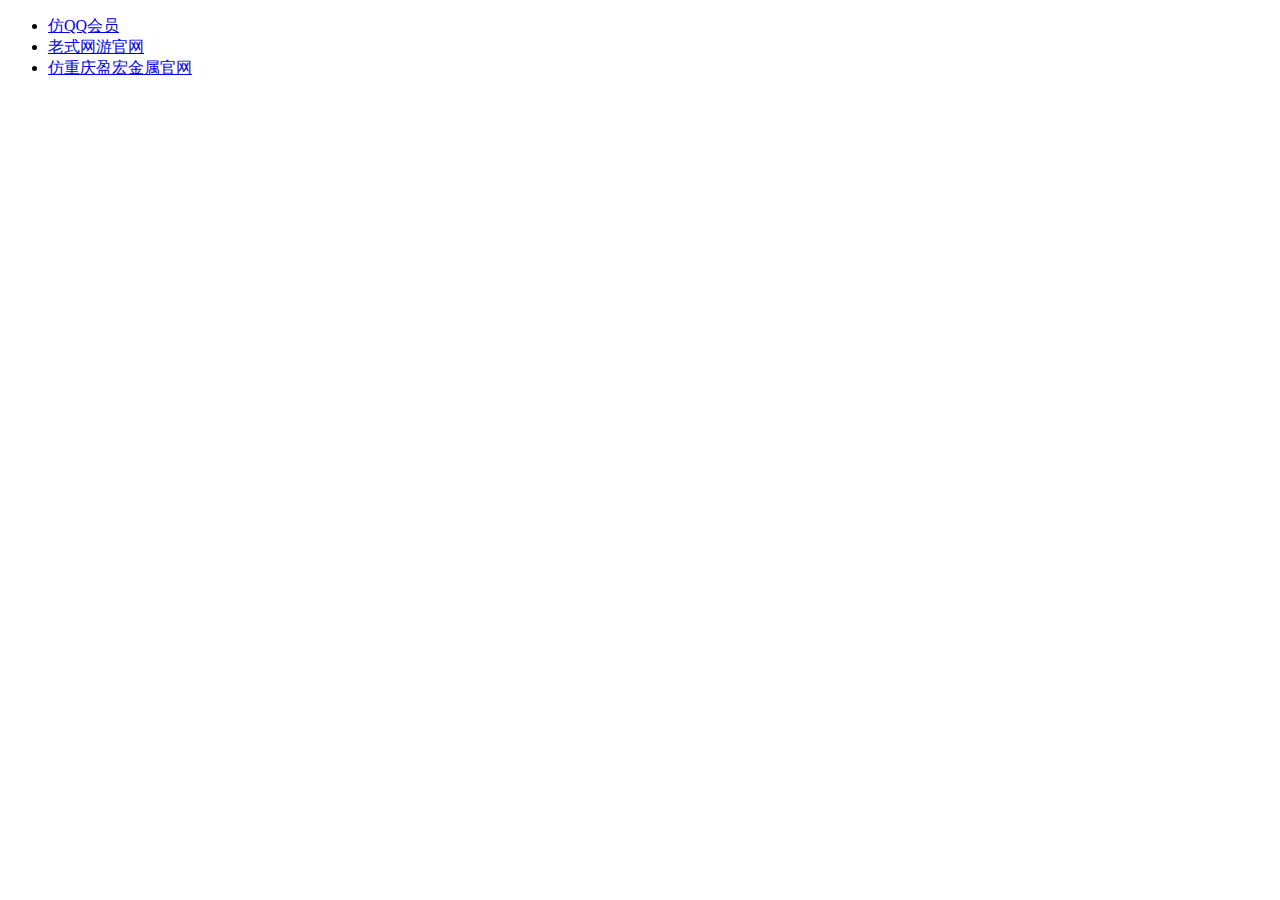
<file: index.html>
<!DOCTYPE html>
<html lang="en">
  <head>
    <meta charset="UTF-8" />
    <meta name="viewport" content="width=device-width, initial-scale=1.0" />
    <title>Document</title>
  </head>
  <body>
    <ul>
      <li><a href="/another/qq vip//home-index.html">仿QQ会员</a></li>
      <li><a href="/another/game/index.html">老式网游官网</a></li>
      <li><a href="/another/metal/index.html">仿重庆盈宏金属官网</a></li>
    </ul>
  </body>
</html>
</file>
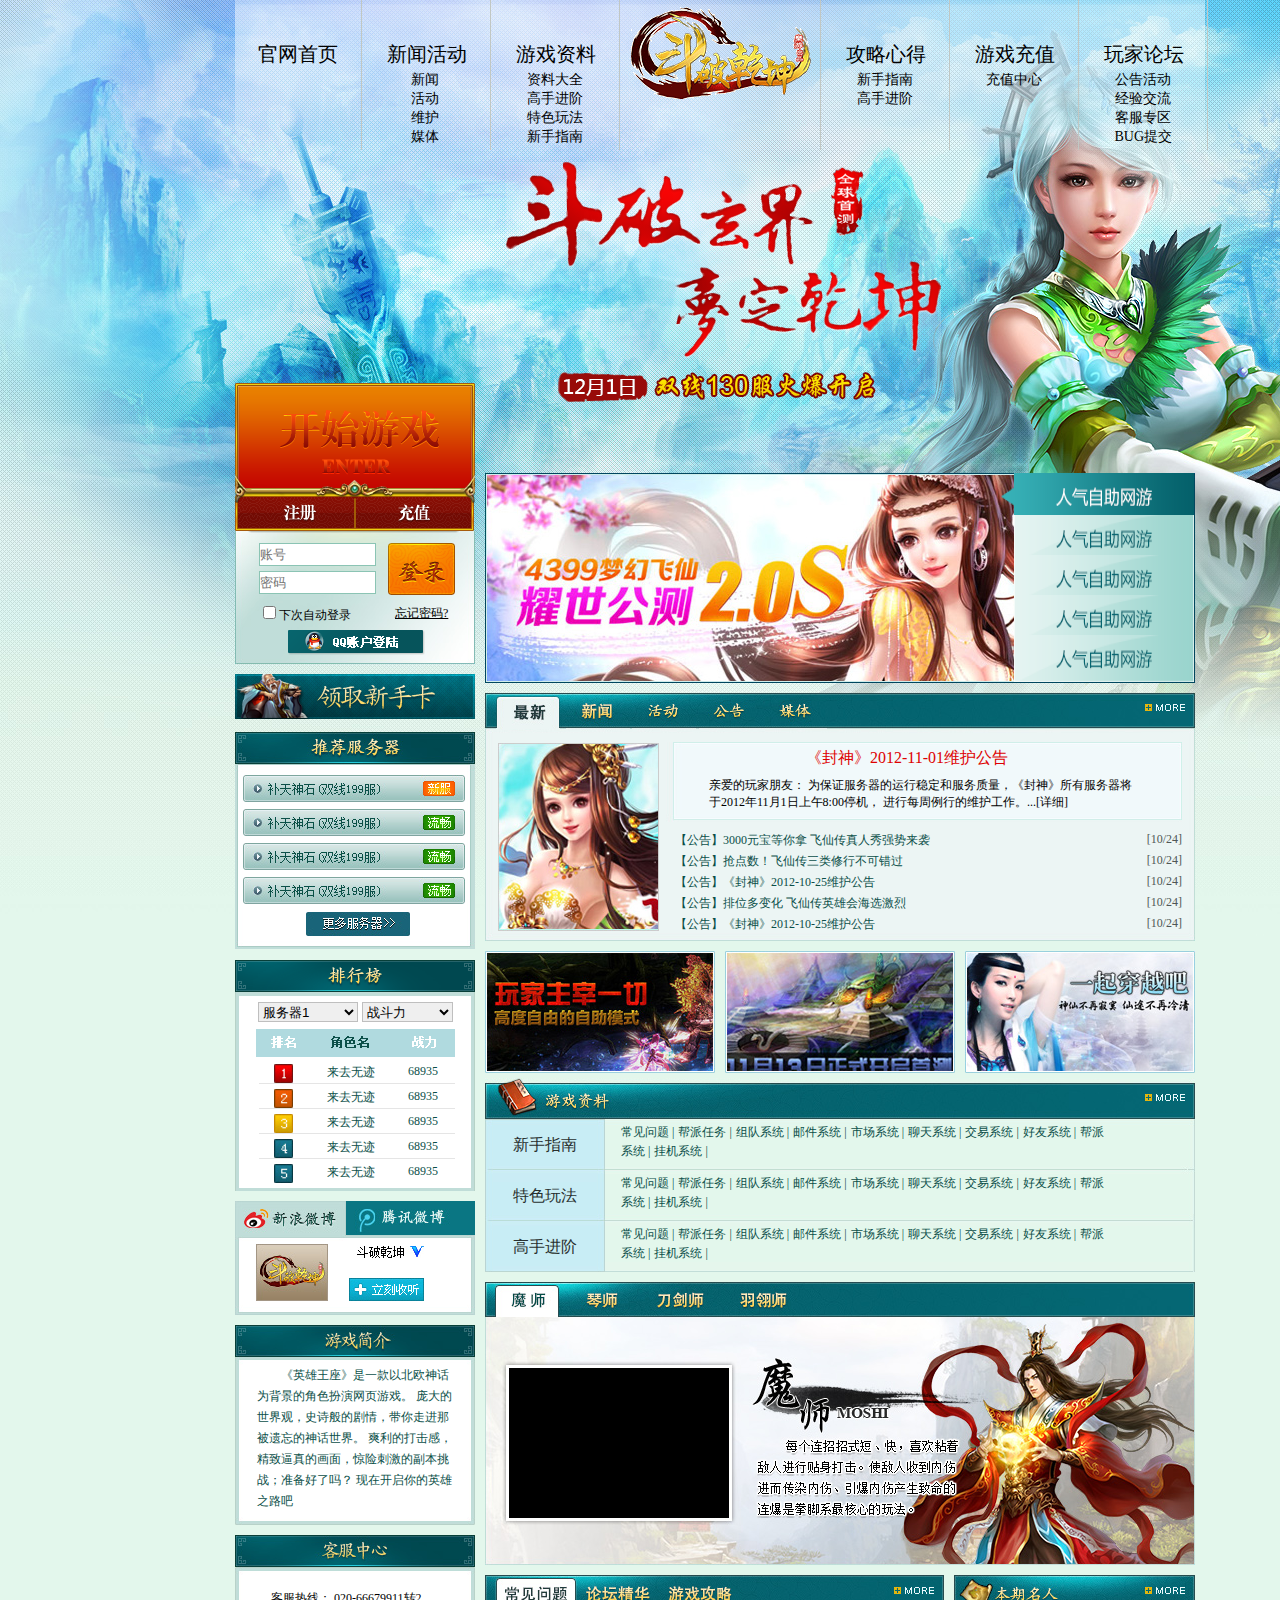
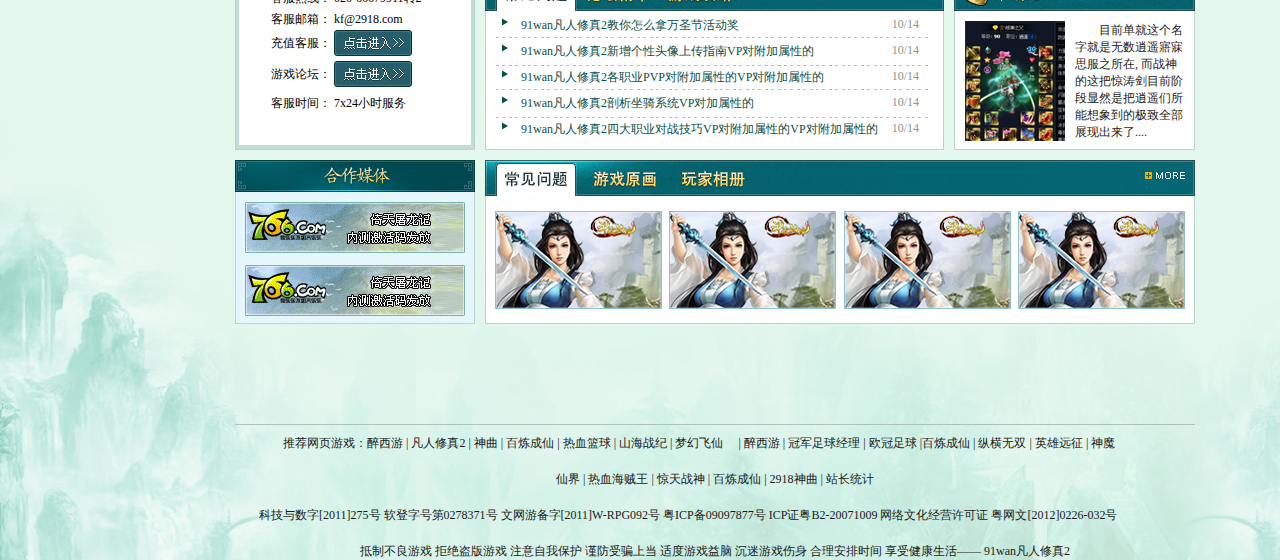
<file: game/index.html>
<!DOCTYPE html>
<html lang="zh">
<head>
    <meta charset="UTF-8">
    <meta name="viewport" content="width=device-width, initial-scale=1.0">
    <title>Document</title>
    <link rel="stylesheet" href="css/public.css">
    <link rel="stylesheet" href="css/style.css">
</head>
<body>
    <div class="all-background">
        <!-- 导航 -->
            <div class="nav-box">
                <div class="nav-box-words-box">
                    <span class="words-1">官网首页</span>
                </div>
                <div class="nav-box-words-box">
                    <span class="words-1">新闻活动</span>
                    <div class="nav-box-words-box-a-box-1">
                        <a href="#" class="nav-a">新闻</a>
                        <a href="#" class="nav-a">活动</a>
                        <a href="#" class="nav-a">维护</a>
                        <a href="#" class="nav-a">媒体</a>
                    </div>
                </div>
                <div class="nav-box-words-box">
                    <span class="words-1">游戏资料</span>
                    <div class="nav-box-words-box-a-box"> 
                        <a href="#" class="nav-a">资料大全</a>
                        <a href="#" class="nav-a">高手进阶</a>
                        <a href="#" class="nav-a">特色玩法</a>
                        <a href="#" class="nav-a">新手指南</a>
                    </div>
                </div>
                <div class="nav-box-logo-box">
                    <img class="nav-logo" src="images/logo.png" alt="">
                </div>
                <div class="nav-box-words-box">
                    <span class="words-1">攻略心得</span>
                    <div class="nav-box-words-box-a-box">
                        <a href="#" class="nav-a">新手指南</a>
                        <a href="#" class="nav-a">高手进阶</a>
                    </div>
                </div>
                <div class="nav-box-words-box">
                    <span class="words-1">游戏充值</span>
                    <div class="nav-box-words-box-a-box">
                        <a href="#" class="nav-a">充值中心</a>
                    </div>
                </div>
                <div class="nav-box-words-box">
                    <span class="words-1">玩家论坛</span>
                    <div class="nav-box-words-box-a-box">
                        <a href="#" class="nav-a">公告活动</a>
                        <a href="#" class="nav-a">经验交流</a>
                        <a href="#" class="nav-a">客服专区</a>
                        <a href="#" class="nav-a">BUG提交</a>
                    </div>
                </div>
            </div>
            <div class="clears"></div>
        <!-- 导航 end -->
        <!-- 标语 -->
            <div class="slogan-box">
                <img src="images/slogan.png" alt="">
            </div>
        <!-- 标语 end -->
        <!-- 左部 -->
            <div class="left-box">
                 <!-- 开始游戏 -->
                 <div class="begin-game-box">
                    <div class="big-buttom-box">
                        <a class="big-buttom-relative" href="#"><img src="images/big-buttom.png" alt=""></a>
                        <div class="big-buttom-box-stand">
                            <a class="big-buttom-absulate" href="#"><img src="images/big-buttom-stand.png" alt=""></a>
                        </div>
                    </div>
                    <div class="buttpm-box">
                        <div class="register-box">                      
                            <a class="register-relative" href="#"><img src="images/register.png" alt=""></a>
                            <div class="register-box-stand">
                                <a class="register-absulate" href="#"><img src="images/register-stand.png" alt=""></a>
                            </div>
                        </div>
                        <div class="recharge-box">
                            <a class="recharge-relative" href="#"><img src="images/recharge.png" alt=""></a>
                            <div class="recharge-box-stand">
                                <a class="recharge-absulate" href="#"><img src="images/recharge-stand.png" alt=""></a>
                            </div>
                        </div>
                    </div>
                    <div class="ui-box">
                        <img src="images/UI.png" alt="">
                    </div>
                 </div>
                 <!-- 开始游戏 end -->
                 <!-- 登录 -->
                 <div class="login-box">
                    <form class="form-box" action="#">
                        <input class="accont" type="text" placeholder="账号">
                        <input class="password" type="text" placeholder="密码">
                    </form>
                    <div class="login-photo-box">
                        <div class="login-photo">
                            <a class="login-photo-relative" href="#"><img src="images/login-photo.png" alt=""></a>
                            <div class="login-photo-stand">
                                <a class="login-photo-absulate" href="#"><img src="images/login-photo-stand.png" alt=""></a>
                            </div>
                        </div>
                    </div>
                    <div class="checked-box">
                        <form class="auto-form" action="#">
                            <input class="auto" type="checkbox" name="auto">
                        </form>
                        <span class="auto-words">下次自动登录</span>
                    </div>
                    <div class="forget-box">
                        <a class="forget-box-words" href="#"><span><u>忘记密码?</u></span></a>
                    </div>
                    <div class="qq">
                        <div class="qq-box">
                            <a class="qq-box-relative" href="#"><img src="images/qq.png" alt=""></a>
                            <div class="qq-box-stand">
                                <a class="qq-box-absulate" href="#"><img src="images/qq-stand.png" alt=""></a>
                            </div>
                        </div>
                    </div>
                 </div>
                 <!-- 登录 end -->
                 <!-- 领取新手卡 -->
                 <div class="rookie-card-box">
                    <div class="rookie-card">
                        <a class="rookie-card-relative" href="#"><img src="images/rookie-card.png" alt=""></a>
                        <div class="rookie-card-stand">
                            <a class="rookie-card-absulate" href="#"><img src="images/rookie-card-stand.png" alt=""></a>
                        </div>
                    </div>
                 </div>
                 <!-- 领取新手卡 end -->
                 <!-- 推荐服务器 -->
                 <div class="server-box">
                    <div class="recommend">
                        <img src="images/recommend.jpg" alt="">
                    </div>
                    <div class="servers-box">
                        <div class="servers-1">
                            <a class="server-1-relative" href="#"><img src="images/servers-1.jpg" alt=""></a>
                            <div class="servers-1-stand">
                                <a class="servers-1-absulate" href="#"><img src="images/servers-1-stand.jpg" alt=""></a>
                            </div>
                        </div>
                        <div class="servers-234">
                            <a class="servers-234-relative" href="#"><img src="images/servers-234.jpg" alt=""></a>
                            <div class="servers-234-stand">
                                <a class="servers-234-absulate" href="#"><img src="images/servers-234-stand.jpg" alt=""></a>
                            </div>
                        </div>
                        <div class="servers-234">
                            <a class="servers-234-relative" href="#"><img src="images/servers-234.jpg" alt=""></a>
                            <div class="servers-234-stand">
                                <a class="servers-234-absulate" href="#"><img src="images/servers-234-stand.jpg" alt=""></a>
                            </div>
                        </div>
                        <div class="servers-234">
                            <a class="servers-234-relative" href="#"><img src="images/servers-234.jpg" alt=""></a>
                            <div class="servers-234-stand">
                                <a class="servers-234-absulate" href="#"><img src="images/servers-234-stand.jpg" alt=""></a>
                            </div>
                        </div>
                    </div>
                    <div class="more-severs-box">
                        <div class="more-severs">
                            <a class="more-severs-rlative" href="#"><img src="images/more-severs.jpg" alt=""></a>
                            <div class="more-severs-stand">
                                <a class="more-severs-absulate" href="#"><img src="images/more-severs-stand.jpg" alt=""></a>
                            </div>
                        </div>
                    </div>
                 </div>
                 <!-- 推荐服务器 end -->
                 <!-- 排行榜 -->
                 <div class="ranking-box">
                    <div class="term-box">
                        <div class="term-1">
                            <form action="#">
                                <select class="term-1-style" name="" id="">
                                    <option value="fuwuqi1" selected>服务器1</option>
                                    <option value="fuwuqi2">服务器2</option>
                                    <option value="fuwuqi3">服务器3</option>
                                    <option value="fuwuqi4">服务器4</option>
                                </select>
                            </form>
                        </div>
                        <div class="term-2">
                            <form action="#">
                                <select class="term-2-style" name="" id="">
                                    <option value="zhandouli" selected>战斗力</option>
                                    <option value="dengji">等级</option>
                                    <option value="huoyue">活跃天数</option>
                                    <option value="zhongzhi">充值金额</option>
                                </select>
                            </form>
                        </div>
                    </div>
                    <div class="list-1-box">
                        <div class="list-1">
                            <img src="images/list-1.jpg" alt="">
                            <span class="list-words">来去无迹</span>
                            <span class="list-words">68935</span>
                        </div>
                    </div>
                    <div class="list-2-box">
                        <div class="list-1">
                            <img src="images/list-2.jpg" alt="">
                            <span class="list-words">来去无迹</span>
                            <span class="list-words">68935</span>
                        </div>
                    </div>
                    <div class="list-3-box">
                        <div class="list-1">
                            <img src="images/list-3.jpg" alt="">
                            <span class="list-words">来去无迹</span>
                            <span class="list-words">68935</span>
                        </div>
                    </div>
                    <div class="list-4-box">
                        <div class="list-1">
                            <img src="images/list-4.jpg" alt="">
                            <span class="list-words">来去无迹</span>
                            <span class="list-words">68935</span>
                        </div>
                    </div>
                    <div class="list-5-box">
                        <div class="list-1">
                            <img src="images/list-5.jpg" alt="">
                            <span class="list-words">来去无迹</span>
                            <span class="list-words">68935</span>
                        </div>
                    </div>
                 </div> 
                 <!-- 排行榜 end -->
                 <!-- 微博 -->
                 <div class="micro-box">
                    <div class="top-box">
                        <div class="xinlang-box">
                            <a class="xinlang-box-relative" href="#"><img src="images/xinlang.jpg" alt=""></a>
                            <div class="xinlang-box-stand">
                                <a class="xinlang-box-absulate" href="#"><img src="images/xinlang-stand.jpg" alt=""></a>
                            </div>
                        </div>
                        <div class="tengxun-box">
                            <a class="tengxun-box-relative" href="#"><img src="images/tengxun.jpg" alt=""></a>
                            <div class="tengxun-box-stand">
                                <a class="tengxun-box-absulate" href="#"><img src="images/tengxun-stand.jpg" alt=""></a>
                            </div>
                        </div>
                    </div>
                    <div class="micro-buttom-box">
                        <div class="weibo-photo">
                            <img src="images/weibo-photo.jpg" alt="">
                        </div>
                        <div class="weibo-words">
                            <img src="images/weibo-words.jpg" alt="">
                        </div>
                        <div class="weibo-buttom">
                            <img src="images/weibo-buttom.jpg" alt="">
                        </div>
                    </div>
                 </div>
                 <!-- 微博 end -->
                 <!-- 游戏简介 -->
                 <div class="game-introduction-box">
                    <div class="game-introduction-words">
                        &emsp;&emsp;《英雄王座》是一款以北欧神话为背景的角色扮演网页游戏。
                        庞大的世界观，史诗般的剧情，带你走进那被遗忘的神话世界。
                        爽利的打击感，精致逼真的画面，惊险刺激的副本挑战；准备好了吗？
                        现在开启你的英雄之路吧
                    </div>
                 </div>
                 <!-- 游戏简介 end -->
                 <!-- 客服中心 -->
                 <div class="kefucenter-box">
                    <div class="kefucenter-banner">
                        <div class="kfrx">
                            客服热线： 020-66679911转2
                        </div>
                        <div class="kfyx">
                            客服邮箱： kf@2918.com
                        </div>
                        <div class="czkf">
                            <span style="line-height: 26px;">充值客服：</span>
                            <div class="point-into">
                                <a class="point-into-relative" href="#"><img src="images/point-into.jpg" alt=""></a>
                                <div class="point-into-stand">
                                    <a class="point-into-absulate" href="#"><img src="images/point-into-stand.jpg" alt=""></a>
                                </div>
                            </div>
                        </div>
                        <div class="yxlt">
                            <span style="line-height: 26px;">游戏论坛：</span>
                            <div class="point-into">
                                <a class="point-into-relative" href="#"><img src="images/point-into.jpg" alt=""></a>
                                <div class="point-into-stand">
                                    <a class="point-into-absulate" href="#"><img src="images/point-into-stand.jpg" alt=""></a>
                                </div>
                            </div>
                        </div>
                        <div class="kfsj">
                            客服时间： 7x24小时服务
                        </div>
                    </div>
                 </div>
                 <!-- 客服中心 end -->
                 <!-- 合作媒体 -->
                 <div class="cooperate-box">
                    <div class="cooperate-banner">
                        <img src="images/yttlj.jpg" alt="">
                        <img style="padding-top:8px;" src="images/yttlj.jpg" alt="">
                    </div>
                 </div>
                 <!-- 合作媒体 end -->
            </div>
        <!-- 左部 end -->
        <!-- 右部 -->
        <div class="right-box">
            <!-- banner -->
            <div class="banner-box">
                <div class="lunhuan-buttom" style="padding-top: 2px;">
                    <a href="#"><img class="lunhuan-photo" src="images/lunhuan-photo.png" alt=""></a>
                    <div class="lunhuan-buttom-stand" style="opacity: 1;">
                        <a href="#"><img class="lunhuan-photo" src="images/lunhuan-photo-stand.png" alt=""></a>
                    </div>
                </div>
                <div class="lunhuan-buttom">
                    <a href="#"><img class="lunhuan-photo" src="images/lunhuan-photo.png" alt=""></a>
                    <div class="lunhuan-buttom-stand">
                        <a href="#"><img class="lunhuan-photo" src="images/lunhuan-photo-stand.png" alt=""></a>
                    </div>
                </div>
                <div class="lunhuan-buttom">
                    <a href="#"><img class="lunhuan-photo" src="images/lunhuan-photo.png" alt=""></a>
                    <div class="lunhuan-buttom-stand">
                        <a href="#"><img class="lunhuan-photo" src="images/lunhuan-photo-stand.png" alt=""></a>
                    </div>
                </div>
                <div class="lunhuan-buttom">
                    <a href="#"><img class="lunhuan-photo" src="images/lunhuan-photo.png" alt=""></a>
                    <div class="lunhuan-buttom-stand">
                        <a href="#"><img class="lunhuan-photo" src="images/lunhuan-photo-stand.png" alt=""></a>
                    </div>
                </div>
                <div class="lunhuan-buttom">
                    <a href="#"><img class="lunhuan-photo" src="images/lunhuan-photo.png" alt=""></a>
                    <div class="lunhuan-buttom-stand">
                        <a href="#"><img class="lunhuan-photo" src="images/lunhuan-photo-stand.png" alt=""></a>
                    </div>
                </div>
            </div>
            <!-- banner end -->
            <!-- 新闻公告 -->
            <div class="news-box">
                <div class="news-box-top">
                    <div class="zuixin-words">
                        <a href="#"><img src="images/zuixin.jpg" alt=""></a>
                        <div class="zuixin-words-stand" style="opacity: 1;">
                            <a href="#"><img src="images/zuixin-stand.jpg" alt=""></a>
                        </div>
                    </div>
                    <div class="xinwen">
                        <a href="#"><img src="images/xinwen.jpg" alt=""></a>
                        <div class="xinwen-stand">
                            <a href="#"><img src="images/xinwen-stand.jpg" alt=""></a>
                        </div>
                    </div>
                    <div class="huodong">
                        <a href="#"><img src="images/huodong.jpg" alt=""></a>
                        <div class="huodong-stand">
                            <a href="#"><img src="images/huodong-stand.jpg" alt=""></a>
                        </div>
                    </div>
                    <div class="gonggao">
                        <a href="#"><img src="images/gonggao.jpg" alt=""></a>
                        <div class="gonggao-stand">
                            <a href="#"><img src="images/gonggao-stand.jpg" alt=""></a>
                        </div>
                    </div>
                    <div class="meiti">
                        <a href="#"><img src="images/meiti.jpg" alt=""></a>
                        <div class="meiti-stand">
                            <a href="#"><img src="images/meiti-stand.jpg" alt=""></a>
                        </div>
                    </div>
                    <div class="more">
                        <a href="#"><img src="images/more.jpg" alt=""></a>
                        <div class="more-stand">
                            <a href="#"><img src="images/more-stand.jpg" alt=""></a>
                        </div>
                    </div>
                </div>
                <div class="news-box-foot">
                    <div class="news-photo">
                        <img src="images/news-photo.jpg" alt="">
                    </div>
                    <div class="news-gonggao-top">
                        <span class="news-words-top">《封神》2012-11-01维护公告</span>
                        <span class="news-words-foot">
                            亲爱的玩家朋友： 为保证服务器的运行稳定和服务质量，《封神》所有服务器将于2012年11月1日上午8:00停机，
                            进行每周例行的维护工作。...<span class="xiangqing">[详细]</span>
                        </span>
                    </div>  
                    <div class="news-gonggao-foot">
                        <div class="news-gonggao-foot-words">
                            <span class="words-left">
                                【公告】3000元宝等你拿 飞仙传真人秀强势来袭
                            </span>
                            <span class="words-right">
                                [10/24]
                            </span>
                        </div>
                        <div class="news-gonggao-foot-words">
                            <span class="words-left">
                                【公告】抢点数！飞仙传三类修行不可错过
                            </span>
                            <span class="words-right">
                                [10/24]
                            </span>
                        </div>
                        <div class="news-gonggao-foot-words">
                            <span class="words-left">
                                【公告】《封神》2012-10-25维护公告
                            </span>
                            <span class="words-right">
                                [10/24]
                            </span>
                        </div>
                        <div class="news-gonggao-foot-words">
                            <span class="words-left">
                                【公告】排位多变化 飞仙传英雄会海选激烈
                            </span>
                            <span class="words-right">
                                [10/24]
                            </span>
                        </div>
                        <div class="news-gonggao-foot-words">
                            <span class="words-left">
                                【公告】《封神》2012-10-25维护公告 
                            </span>
                            <span class="words-right">
                                [10/24]
                            </span>
                        </div>
                    </div>           
                </div>
            </div>
            <!-- 新闻公告 end -->
            <!-- 广告 -->
            <div class="advers-box">
                <img src="images/davers-1.jpg" alt="">
                <img src="images/davers-2.jpg" alt="">
                <img src="images/advers-3.jpg" alt="">
            </div>
            <!-- 广告 end -->
            <!-- 游戏资料 -->
            <div class="game-data-box">
                <div class="game-data-left">
                    <span class="left-words">新手指南</span>
                    <span class="left-words">特色玩法</span>
                    <span class="left-words">高手进阶</span>
                </div>
                <div style="padding-top: 5px;" class="more">
                    <a href="#"><img src="images/more.jpg" alt=""></a>
                    <div style="padding-top: 5px;" class="more-stand">
                        <a href="#"><img src="images/more-stand.jpg" alt=""></a>
                    </div>
                </div>
                <div class="right-words">
                    <div class="right-1">
                        <span class="right-1-words">常见问题 |</span>
                        <span class="right-1-words">帮派任务 |</span>
                        <span class="right-1-words">组队系统 |</span>
                        <span class="right-1-words">邮件系统 |</span>
                        <span class="right-1-words">市场系统 |</span>
                        <span class="right-1-words">聊天系统 |</span>
                        <span class="right-1-words">交易系统 |</span>
                        <span class="right-1-words">好友系统 |</span>
                        <span class="right-1-words">帮派系统 |</span>
                        <span class="right-1-words">挂机系统 |</span>
                    </div>
                </div>
                <div class="right-words" style="margin-top: 0;">
                    <div class="right-1">
                        <span class="right-1-words">常见问题 |</span>
                        <span class="right-1-words">帮派任务 |</span>
                        <span class="right-1-words">组队系统 |</span>
                        <span class="right-1-words">邮件系统 |</span>
                        <span class="right-1-words">市场系统 |</span>
                        <span class="right-1-words">聊天系统 |</span>
                        <span class="right-1-words">交易系统 |</span>
                        <span class="right-1-words">好友系统 |</span>
                        <span class="right-1-words">帮派系统 |</span>
                        <span class="right-1-words">挂机系统 |</span>
                    </div>
                </div>
                <div class="right-words" style="margin-top: 0;">
                    <div class="right-1">
                        <span class="right-1-words">常见问题 |</span>
                        <span class="right-1-words">帮派任务 |</span>
                        <span class="right-1-words">组队系统 |</span>
                        <span class="right-1-words">邮件系统 |</span>
                        <span class="right-1-words">市场系统 |</span>
                        <span class="right-1-words">聊天系统 |</span>
                        <span class="right-1-words">交易系统 |</span>
                        <span class="right-1-words">好友系统 |</span>
                        <span class="right-1-words">帮派系统 |</span>
                        <span class="right-1-words">挂机系统 |</span>
                    </div>
                </div>
            </div>
            <!-- 游戏资料 end -->
            <!-- 职业展示 -->
            <div class="job-box">
                <div class="job-box-top">
                    <div class="moshi">
                        <img class="moshi-relative" src="images/moshi.jpg" alt="">
                        <div class="moshi-stand" style="opacity: 1;">
                            <img class="moshi-absulate" src="images/moshi-stand.jpg" alt="">
                        </div>
                    </div>
                    <div class="qinshi">
                        <img class="qinshi-relative" src="images/qinshi.jpg" alt="">
                        <div class="qinshi-stand">
                            <img class="qinshi-absulate" src="images/qinshi-stand.jpg" alt="">
                        </div>
                    </div> 
                    <div class="daojianshi">
                        <img class="daojianshi-relative" src="images/daojianshi.jpg" alt="">
                        <div class="daojianshi-stand">
                            <img class="daojianshi-absulate" src="images/daojianshi-stand.jpg" alt="">
                        </div>
                    </div>
                    <div class="yulingshi">
                        <img class="yulingshi-relative" src="images/yulingshi.jpg" alt="">
                        <div class="yulingshi-stand">
                            <img class="yulingshi-absulate" src="images/yulingshi-stand.jpg" alt="">
                        </div>
                    </div> 
                </div>
                <div class="job-box-buttom">
                    <img class="moshi-photo" src="images/moshi-photo.jpg" alt="" style="opacity: 1;">
                    <img class="qinshi-photo" src="images/qinshi-photo.jpg" alt="">
                    <img class="daojianshi-photo" src="images/daojianshi-photo.jpg" alt="">
                    <img class="yulingshi-photo" src="images/yulingshi-photo.jpg" alt="">
                </div>
            </div>
            <!-- 职业展示 end -->
            <!-- 游戏攻略and本期名人 -->
            <div class="glandmr">
                <!-- 游戏攻略 -->
                <div class="yxgl">
                    <div class="yxgl-top">
                        <div class="cjwt">
                            <img src="images/cjwt.jpg" alt="">
                            <div class="cjwt-stand" style="opacity: 1;">
                                <img src="images/cjwt-stand.jpg" alt="">
                            </div>
                        </div>
                        <div class="ltjh">
                            <img src="images/ltjh.jpg" alt="">
                            <div class="ltjh-stand">
                                <img src="images/ltjh-stand.jpg" alt="">
                            </div>
                        </div>
                        <div class="gamegl">
                            <img src="images/yxgl.jpg" alt="">
                            <div class="gamegl-stand">
                                <img src="images/yxgl-stand.jpg" alt="">
                            </div>
                        </div>
                        <div style="transform: translateY(-2px);" class="more">
                            <a href="#"><img src="images/more.jpg" alt=""></a>
                            <div class="more-stand">
                                <a href="#"><img src="images/more-stand.jpg" alt=""></a>
                            </div>
                        </div>
                    </div>
                    <div class="yxgl-words">
                        <div class="gamegl-words">
                            <div class="jt">
                                <img src="images/jiantou.jpg" alt="">
                                <div class="jt-stand">
                                    <img src="images/jiantou-stand.jpg" alt="">
                                </div>
                            </div>
                            <span class="jt-words">91wan凡人修真2教你怎么拿万圣节活动奖</span>
                            <span class="jt-date">10/14</span>
                        </div>
                        <div class="gamegl-words" style="padding-top: 14px;">
                            <div class="jt">
                                <img src="images/jiantou.jpg" alt="">
                                <div class="jt-stand">
                                    <img src="images/jiantou-stand.jpg" alt="">
                                </div>
                            </div>
                            <span class="jt-words">91wan凡人修真2新增个性头像上传指南VP对附加属性的</span>
                            <span class="jt-date">10/14</span>
                        </div>
                        <div class="gamegl-words" style="padding-top: 14px;">
                            <div class="jt">
                                <img src="images/jiantou.jpg" alt="">
                                <div class="jt-stand">
                                    <img src="images/jiantou-stand.jpg" alt="">
                                </div>
                            </div>
                            <span class="jt-words">91wan凡人修真2各职业PVP对附加属性的VP对附加属性的</span>
                            <span class="jt-date">10/14</span>
                        </div>
                        <div class="gamegl-words" style="padding-top: 14px;">
                            <div class="jt">
                                <img src="images/jiantou.jpg" alt="">
                                <div class="jt-stand">
                                    <img src="images/jiantou-stand.jpg" alt="">
                                </div>
                            </div>
                            <span class="jt-words">91wan凡人修真2剖析坐骑系统VP对加属性的</span>
                            <span class="jt-date">10/14</span>
                        </div>
                        <div class="gamegl-words" style="padding-top: 14px;">
                            <div class="jt">
                                <img src="images/jiantou.jpg" alt="">
                                <div class="jt-stand">
                                    <img src="images/jiantou-stand.jpg" alt="">
                                </div>
                            </div>
                            <span class="jt-words">91wan凡人修真2四大职业对战技巧VP对附加属性的VP对附加属性的</span>
                            <span class="jt-date">10/14</span>
                        </div>
                    </div>
                </div>
                <!-- 游戏攻略 end -->
                <!-- 本期名人 -->
                <div class="populor">
                    <div class="populor-top">
                        <div class="more" style="transform: translateY(1px);">
                            <a href="#"><img src="images/more.jpg" alt=""></a>
                            <div class="more-stand">
                                <a href="#"><img src="images/more-stand.jpg" alt=""></a>
                            </div>
                        </div>
                    </div>
                    <div class="populor-bottom">
                        <div class="populor-photo">
                            <img src="images/popular-photo.jpg" alt="">
                        </div>
                        <div class="populor-words">
                            &emsp;&emsp;目前单就这个名字就是无数逍遥寤寐思服之所在&#44;
                            而战神的这把惊涛剑目前阶段显然是把逍遥们所能想象到的极致全部展现出来了....
                        </div>
                    </div>
                </div>
                <!-- 本期名人 end -->
            </div>
            <!-- 游戏攻略and本期名人 end -->
            <!-- 游戏图片 -->
            <div class="game-photo-box">
                <div class="game-photo-box-top">
                    <div class="cjwt">
                        <img src="images/cjwt.jpg" alt="">
                        <div class="cjwt-stand" style="opacity: 1;">
                            <img src="images/cjwt-stand.jpg" alt="">
                        </div>
                    </div>
                    <div class="yxyh">
                        <img src="images/yxyh_05.jpg" alt="">
                        <div class="yxyh-stand">
                            <img src="images/yxyh-stand_03.jpg" alt="">
                        </div>
                    </div>
                    <div class="yxyh">
                        <img src="images/wjxc_07.jpg" alt="">
                        <div class="yxyh-stand">
                            <img src="images/wjxc-stand_03.jpg" alt="">
                        </div>
                    </div>
                    <div style="transform: translateY(-2px);" class="more">
                        <a href="#"><img src="images/more.jpg" alt=""></a>
                        <div class="more-stand">
                            <a href="#"><img src="images/more-stand.jpg" alt=""></a>
                        </div>
                    </div>
                </div>
                <div class="game-photo-box-bottom">
                    <div class="photo-box">
                        <img class="photo" src="images/game-photo_03.jpg" alt="">
                        <img class="photo" src="images/game-photo_03.jpg" alt="">
                        <img class="photo" src="images/game-photo_03.jpg" alt="">
                        <img class="photo" src="images/game-photo_03.jpg" alt="">
                    </div>
                </div>
            </div>
            <!-- 游戏图片 end -->
        </div>
        <!-- 右部 end -->
        <!-- 底部 -->
        <div class="footer-box">
            <p>
                &emsp;&emsp;&emsp;&emsp;推荐网页游戏：<span class="control">醉西游 | </span><span class="control">凡人修真2 | </span>
                <span class="control">神曲 | </span><span class="control">百炼成仙 | </span><span class="control">热血篮球 | </span>
                <spam class="control">山海战纪 | </spam><span class="control">梦幻飞仙&emsp; | </span><span class="control">醉西游 | </span>
                <span class="control">冠军足球经理 | </span><span class="control">欧冠足球 |</span><span class="control">百炼成仙 | </span>
                <span class="control">纵横无双 | </span><span class="control">英雄远征 | </span><span class="control">神魔</span>
            </p>
            <p style="text-align: center;"><span class="control">仙界 | </span><span class="control">热血海贼王 |</span><span class="control"> 惊天战神 | </span>
                <span class="control">百炼成仙 | </span><span class="control">2918神曲 | </span><span class="control">站长统计</span>
            </p>
            <p>
                &emsp;&emsp;科技与数字[2011]275号 软登字号第0278371号 文网游备字[2011]W-RPG092号 粤ICP备09097877号 ICP证粤B2-20071009 网络文化经营许可证
                粤网文[2012]0226-032号
            </p>
            <p style="text-align: center;">
                抵制不良游戏 拒绝盗版游戏 注意自我保护 谨防受骗上当 适度游戏益脑 沉迷游戏伤身 合理安排时间
                享受健康生活―― 91wan凡人修真2
            </p> 
        </div>
        <!-- 底部 end -->
        <script src="js/job.js"></script>
    </div>
</body>
</html>
</file>
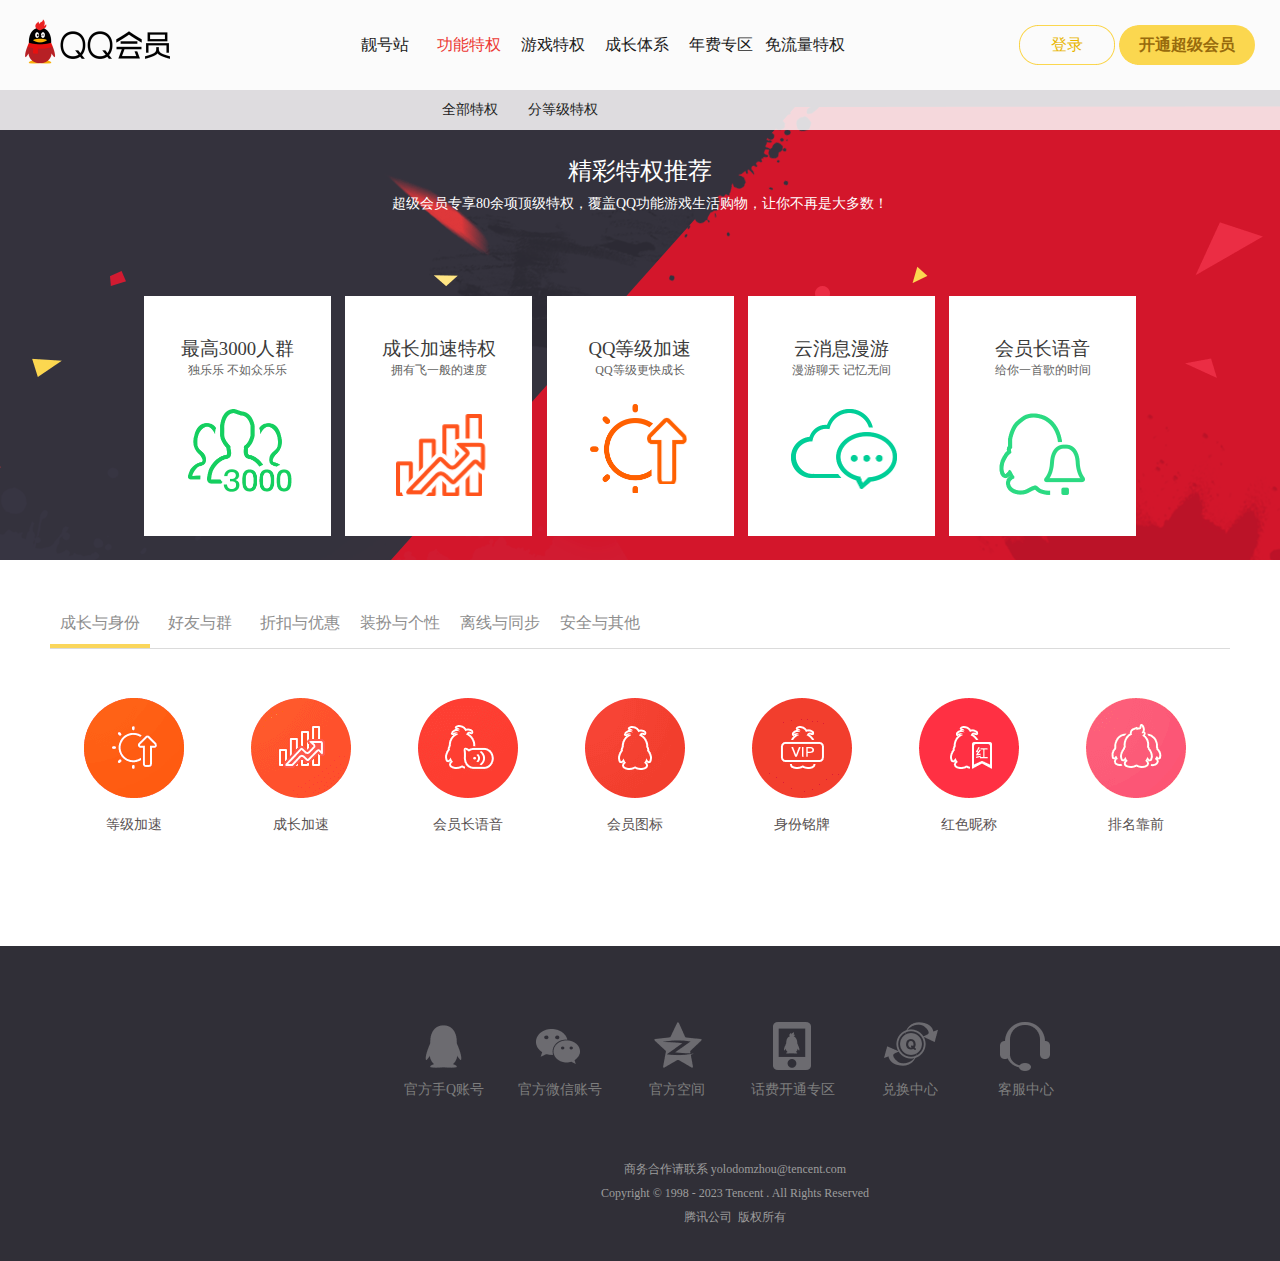
<file: qq vip/function.html>
<!DOCTYPE html>
<html lang="en">
<head>
    <meta charset="UTF-8">
    <meta name="viewport" content="width=device-width, initial-scale=1.0">
    <title>功能特权 - QQ会员</title>
    <link rel="shortcut icon" href="./images/icon.ico">
    <link rel="stylesheet" href="./css/public.css">
    <link rel="stylesheet" href="./css/function.css">
</head>
<body>
    <!--回到顶部-->
    <div class="ui-top" id="ui-top"></div>
     <!--回到顶部 end-->

    <!--导航栏背景盒子-->
    <div class="nav-background">
        <div class="nav-container">
            <a href="home-index.html" target="_self"  class="nav-container-img">
                <img src="./images/logo_b.png"  title="QQ会员首页"  width="145px" height="90px">
            </a>
            <!--导航栏项目-->
            <ul class="nav-container-list">
                <li><a href="#">靓号站</a></li>
                <li>
                    <a href="./function.html" target="_self">功能特权</a>
                    <ul class="subnav-list">
                        <li><a href="#">全部特权</a></li>
                        <li><a href="#">分等级特权</a></li>
                    </ul>
                </li>
                <li><a href="game.html" target="_self">游戏特权</a></li>
                <li><a href="#">成长体系</a></li>
                <li><a href="#">年费专区</a></li>
                <li><a href="#">免流量特权</a></li>
            </ul>
            <!--导航栏项目 end-->
            <div class="nav-container-buttons">
                <div>登录</div>
                <div>开通超级会员</div>
            </div>
        </div>
    </div>
    <!--导航栏背景盒子 end-->

    <!--banner背景盒子-->
    <div class="banner-background">
        <div class="banner-background-sub"></div>
        <div class="banner-container">
           <div class="banner-container-titles">
                <h2>精彩特权推荐</h2>
                <p>超级会员专享80余项顶级特权，覆盖QQ功能游戏生活购物，让你不再是大多数！</p>
           </div>
           <!--横向列表-->
           <ul class="banner-container-function-list">
                <li>
                    <a href="#" class="function-list-a">
                        <h3>最高3000人群</h3>
                        <p>独乐乐 不如众乐乐</p>
                        <div class="function-list-aniplays">
                            <div class="aniplay1-rq1"></div>
                            <div class="aniplay2-rq2"></div>
                        </div>
                    </a>
                </li>
                <li>
                    <a href="#" class="function-list-a">
                        <h3>成长加速特权</h3>
                        <p>拥有飞一般的速度</p>
                        <div class="function-list-aniplays">
                            <div class="aniplay1-jstq1"></div>
                            <div class="aniplay2-jstq2"></div>
                        </div>
                    </a>
                </li>
                <li>
                    <a href="#" class="function-list-a">
                        <h3>QQ等级加速</h3>
                        <p>QQ等级更快成长</p>
                        <div class="function-list-aniplays">
                            <div class="aniplay1-djjs1"></div>
                            <div class="aniplay2-djjs2"></div>
                        </div>
                    </a>
                </li>
                <li>
                    <a href="#" class="function-list-a">
                        <h3>云消息漫游</h3>
                        <p>漫游聊天 记忆无间</p>
                        <div class="function-list-aniplays">
                            <div class="aniplay1-xxmy1"></div>
                            <div class="aniplay2-xxmy2"></div>
                        </div>
                    </a>
                </li>
                <li>
                    <a href="#" class="function-list-a">
                        <h3>会员长语音</h3>
                        <p>给你一首歌的时间</p>
                        <div class="function-list-aniplays">
                            <div class="aniplay1-hycyy1"></div>
                            <div class="aniplay2-hycyy2"></div>
                        </div>
                    </a>
                </li>
           </ul>
           <!--横向列表 end-->
        </div>
    </div>
    <!--banner背景盒子 end-->

    <!--特权功能展示盒子-->
    <div class="privilege-background" id="privilege-background">
        <div class="privilege-container" id="privilege-container">
            <!--横向导航栏-->
            <ul class="privilege-nav">
                <li>
                    <a data-index="0" class="current" href="javascript:changeBottomBorder(0)">成长与身份</a>
                </li>
                <li>
                    <a data-index="1" href="javascript:changeBottomBorder(1)">
                        好友与群
                    </a>
                </li>
                <li>
                    <a data-index="2" href="javascript:changeBottomBorder(2)">
                        折扣与优惠
                    </a>
                </li>
                <li>
                    <a data-index="3" href="javascript:changeBottomBorder(3)">
                        装扮与个性
                    </a>
                </li>
                <li>
                    <a data-index="4" href="javascript:changeBottomBorder(4)">
                        离线与同步
                    </a>
                </li>
                <li>
                    <a data-index="5" href="javascript:changeBottomBorder(5)">
                        安全与其他
                    </a>
                </li>
            </ul>
            <!--横向导航栏 end-->

            <!--展示权益区域-->
            <!--第一个列表-->
            <ul class="privilege-list">
                <li>
                    <a href="#">
                        <div class="privilege-list-item-img" style="background-position:0 -1200px;"></div>
                        <h3 class="privilege-list-item-h3">等级加速</h3>
                    </a>
                </li>
                <li>
                    <a href="#">
                        <div class="privilege-list-item-img" style="background-position:0 -1300px;"></div>
                        <h3 class="privilege-list-item-h3">成长加速</h3>
                    </a>
                </li>
                <li>
                    <a href="#">
                        <div class="privilege-list-item-img" style="background-position:0 -1600px;"></div>
                        <h3 class="privilege-list-item-h3">会员长语音</h3>
                    </a>
                </li>
                <li>
                    <a href="#">
                        <div class="privilege-list-item-img" style="background-position:0 -1700px;"></div>
                        <h3 class="privilege-list-item-h3">会员图标</h3>
                    </a>
                </li>
                <li>
                    <a href="#">
                        <div class="privilege-list-item-img" style="background-position:0 -1800px;"></div>
                        <h3 class="privilege-list-item-h3">身份铭牌</h3>
                    </a>
                </li>
                <li>
                    <a href="#">
                        <div class="privilege-list-item-img" style="background-position:0 -1900px;"></div>
                        <h3 class="privilege-list-item-h3">红色昵称</h3>
                    </a>
                </li>
                <li>
                    <a href="#">
                        <div class="privilege-list-item-img" style="background-position:0 -2100px;"></div>
                        <h3 class="privilege-list-item-h3">排名靠前</h3>
                    </a>
                </li>
            </ul>
             <!--第一个列表 end-->

            <!--第二个列表-->
            <ul style="display: none;" class="privilege-list">
                <li>
                    <a href="#">
                        <div class="privilege-list-item-img" style="background-position:0 0;"></div>
                        <h3 class="privilege-list-item-h3">特别关心</h3>
                    </a>
                </li>
                <li>
                    <a href="#">
                        <div class="privilege-list-item-img" style="background-position:0 -200px;"></div>
                        <h3 class="privilege-list-item-h3">好友克隆</h3>
                    </a>
                </li>
                <li>
                    <a href="#">
                        <div class="privilege-list-item-img" style="background-position:0 -300px;"></div>
                        <h3 class="privilege-list-item-h3">群克隆</h3>
                    </a>
                </li>
                <li>
                    <a href="#">
                        <div class="privilege-list-item-img" style="background-position:0 -500px;"></div>
                        <h3 class="privilege-list-item-h3">好友恢复</h3>
                    </a>
                </li>
                <li>
                    <a href="#">
                        <div class="privilege-list-item-img" style="background-position:0 -600px;"></div>
                        <h3 class="privilege-list-item-h3">群@全体成员</h3>
                    </a>
                </li>
                <li>
                    <a href="#">
                        <div class="privilege-list-item-img" style="background-position:0 -700px;"></div>
                        <h3 class="privilege-list-item-h3">最高3000人群</h3>
                    </a>
                </li>
                <li>
                    <a href="#">
                        <div class="privilege-list-item-img" style="background-position:0 -800px;"></div>
                        <h3 class="privilege-list-item-h3">更高好友上限</h3>
                    </a>
                </li>
                <li>
                    <a href="#">
                        <div class="privilege-list-item-img" style="background-position:0 -900px;"></div>
                        <h3 class="privilege-list-item-h3">会员群特权</h3>
                    </a>
                </li>
                <li>
                    <a href="#">
                        <div class="privilege-list-item-img" style="background-position:0 -1000px;"></div>
                        <h3 class="privilege-list-item-h3">好友分组</h3>
                    </a>
                </li>
                <li>
                    <a href="#">
                        <div class="privilege-list-item-img" style="background-position:0 -1100px;"></div>
                        <h3 class="privilege-list-item-h3">会员超级群</h3>
                    </a>
                </li>
            </ul>
             <!--第二个列表 end-->

            <!--第三个列表-->
            <ul style="display: none;" class="privilege-list">
                <li>
                    <a href="#">
                        <div class="privilege-list-item-img" style="background-position:0 -2500px;"></div>
                        <h3 class="privilege-list-item-h3">充值Q点/Q币9.7折起</h3>
                    </a>
                </li>
            </ul>
            <!--第三个列表 end-->

             <!--第四个列表-->
             <ul style="display: none;" class="privilege-list">
                <li>
                    <a href="#">
                        <div class="privilege-list-item-img" style="background-position:0 -5400px;"></div>
                        <h3 class="privilege-list-item-h3">表情漫游</h3>
                    </a>
                </li>
                <li>
                    <a href="#">
                        <div class="privilege-list-item-img" style="background-position:0 -5700px;"></div>
                        <h3 class="privilege-list-item-h3">签名表情</h3>
                    </a>
                </li>
                <li>
                    <a href="#">
                        <div class="privilege-list-item-img" style="background-position:0 -5900px;"></div>
                        <h3 class="privilege-list-item-h3">QQ皮肤特权</h3>
                    </a>
                </li>
                <li>
                    <a href="#">
                        <div class="privilege-list-item-img" style="background-position:0 -6100px;"></div>
                        <h3 class="privilege-list-item-h3">多彩气泡</h3>
                    </a>
                </li>
                <li>
                    <a href="#">
                        <div class="privilege-list-item-img" style="background-position:0 -6400px;"></div>
                        <h3 class="privilege-list-item-h3">个性名片</h3>
                    </a>
                </li>
            </ul>
            <!--第四个列表 end-->

            <!--第五个列表-->
            <ul style="display: none;" class="privilege-list">
                <li>
                    <a href="#">
                        <div class="privilege-list-item-img" style="background-position:0 -4300px;"></div>
                        <h3 class="privilege-list-item-h3">VIP邮箱特权</h3>
                    </a>
                </li>
                <li>
                    <a href="#">
                        <div class="privilege-list-item-img" style="background-position:0 -3600px;"></div>
                        <h3 class="privilege-list-item-h3">移动在线</h3>
                    </a>
                </li>
                <li>
                    <a href="#">
                        <div class="privilege-list-item-img" style="background-position:0 -3800px;"></div>
                        <h3 class="privilege-list-item-h3">云消息服务</h3>
                    </a>
                </li>
                <li>
                    <a href="#">
                        <div class="privilege-list-item-img" style="background-position:0 -3900px;"></div>
                        <h3 class="privilege-list-item-h3">离线传文件</h3>
                    </a>
                </li>
            </ul>
            <!--第五个列表 end-->

            <!--第六个列表-->
            <ul style="display: none;" class="privilege-list">
                <li>
                    <a href="#">
                        <div class="privilege-list-item-img" style="background-position:0 -5100px;"></div>
                        <h3 class="privilege-list-item-h3">过滤广告</h3>
                    </a>
                </li>
            </ul>
            <!--第六个列表 end-->

            <!--展示权益区域 end-->
        </div>                                                                                              
    </div>
    <!--特权功能展示盒子 end-->

    <!-- footer -->
    <div class="footer_big">
        <div class="footer-box">
            <ul class="footer_ul">
                <li class="footer_li">
                    <a class="footer_a_1" href="">
                        <span class="footer_bg_1"></span>
                        <span class="footer_words">官方手Q账号</span>
                        <div class="qq">
                            <img style="transform: translateY(20px);" src="images/qq_qrcode_preview.webp" alt="">
                        </div>
                    </a>
                </li>
                <li class="footer_li">
                    <a class="footer_a_2" href="">
                        <span class="footer_bg_2"></span>
                        <span class="footer_words">官方微信账号</span>
                        <div class="wx">
                            <img style="transform: translateY(15px);" src="images/wx_big.webp" alt="">
                        </div>
                    </a>
                </li>
                <li class="footer_li">
                    <a class="footer_a_3" href="">
                        <span class="footer_bg_3"></span>
                        <span class="footer_words">官方空间</span>
                    </a>
                </li>
                <li class="footer_li">
                    <a class="footer_a_4" href="">
                        <span class="footer_bg_4"></span>
                        <span class="footer_words">话费开通专区</span>
                    </a>
                </li>
                <li class="footer_li">
                    <a class="footer_a_5" href="">
                        <span class="footer_bg_5"></span>
                        <span class="footer_words">兑换中心</span>
                    </a>
                </li>
                <li class="footer_li">
                    <a class="footer_a_6" href="">
                        <span class="footer_bg_6"></span>
                        <span class="footer_words">客服中心</span>
                    </a>
                </li>
            </ul>
        </div>
    <!-- footer end -->
        <!-- 版权 -->
        <div class="copy">
            <p class="copy_p">商务合作请联系 yolodomzhou@tencent.com</p>
            <p class="copy_p">Copyright © 1998 - 2023 Tencent .  All Rights Reserved</p>
            <p class="copy_p">腾讯公司&ensp;版权所有</p>
        </div>
    </div>
        <!-- 版权 end -->
</body>
</html>
<script src="./js/function.js"></script>
</file>
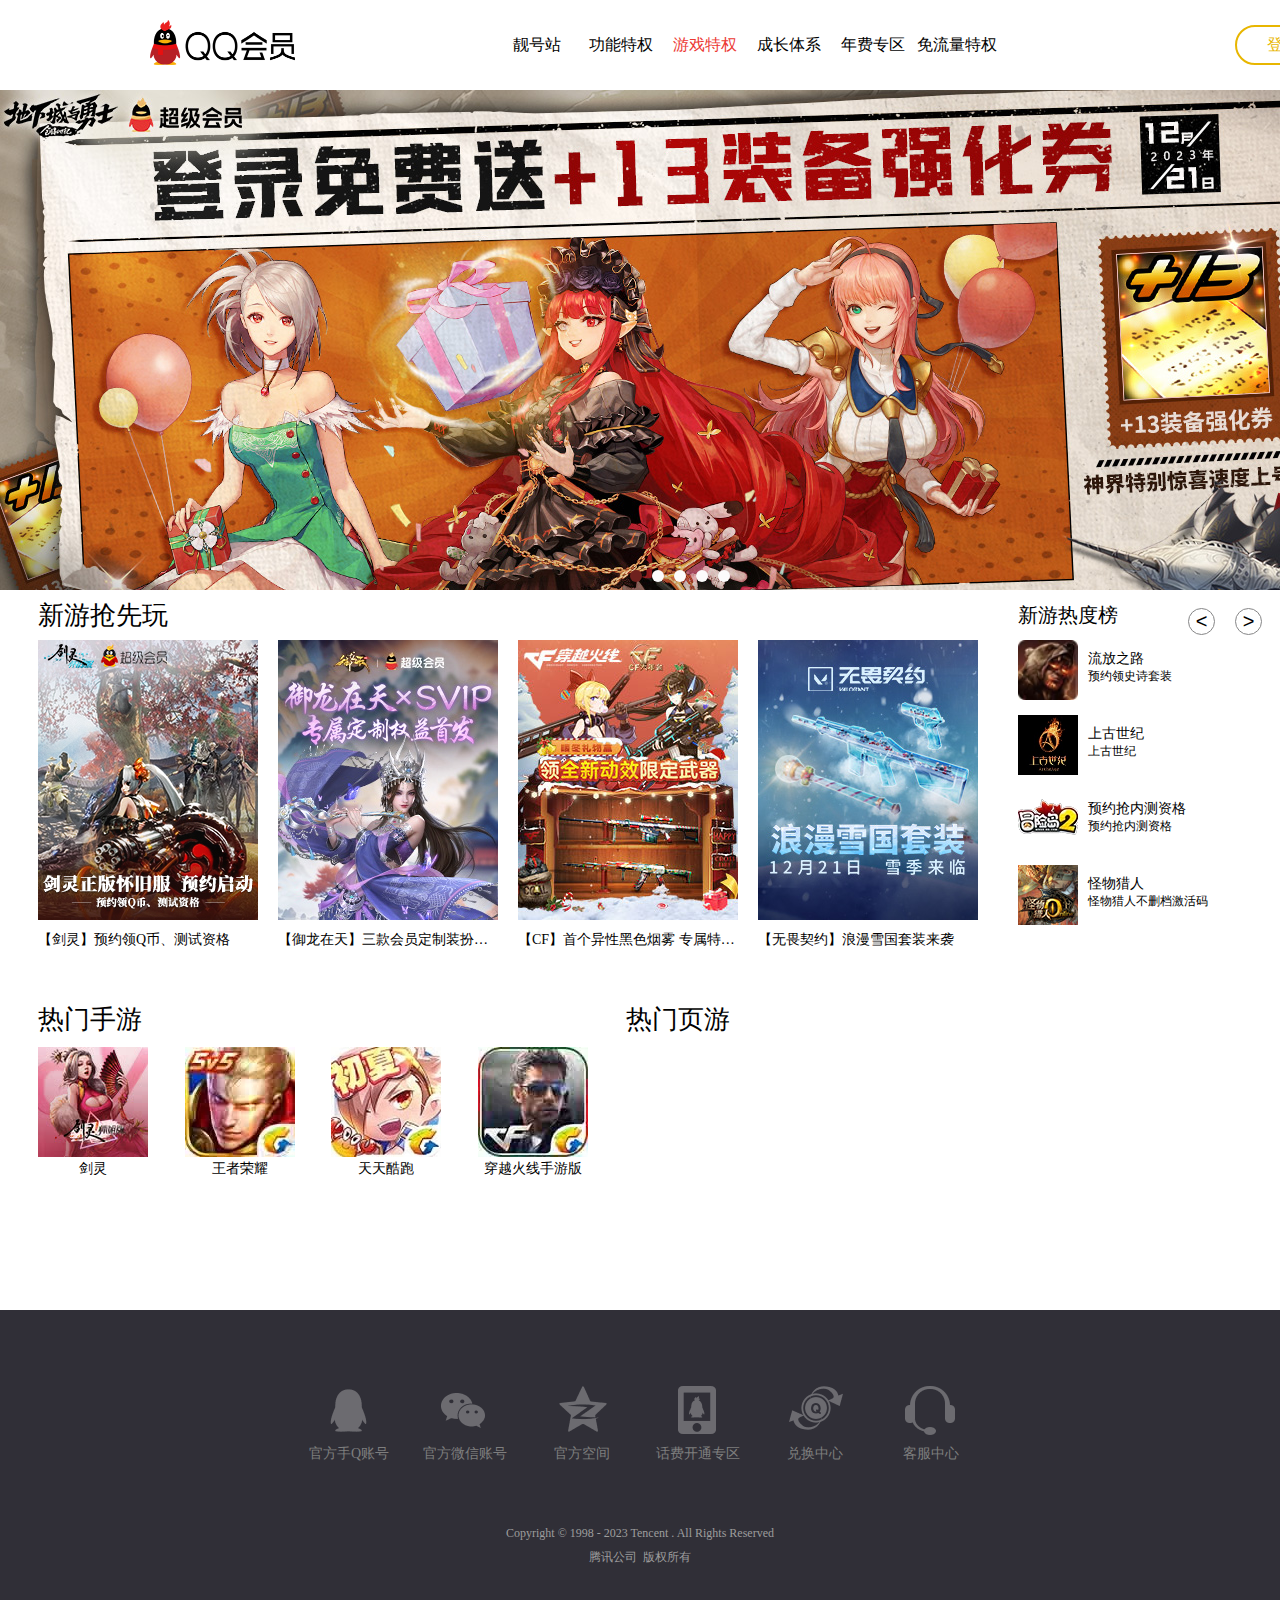
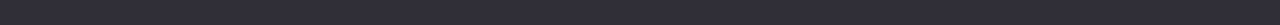
<file: qq vip/game.html>
<!DOCTYPE html>
<html lang="en">
<head>
    <meta charset="UTF-8">
    <meta name="viewport" content="width=device-width, initial-scale=1.0">
    <title>游戏特权 - QQ会员</title>
    <link rel="shortcut icon" href="images/logo.ico">
    <link rel="stylesheet" href="css/public.css">
    <link rel="stylesheet" href="css/game style.css">
</head>
<body>
    <!-- 导航栏 -->
    <div class="box1">
        <nav class="nav">
            <div class="loge">
                <a class="loge_a" href="home-index.html">
                    <img class="loge_img" src="images/logo (2).png" alt="">
                </a>
            </div>
            <div class="list">
                <ul>
                    <li id="nav_item1"><a href="">靓号站</a></li>
                    <li id="nav_item2"><a href="function.html">功能特权</a></li>
                    <li id="nav_item3"><a class="tq" href="">游戏特权</a></li>
                    <li id="nav_item4"><a href="">成长体系</a></li>
                    <li id="nav_item5"><a href="">年费专区</a></li>
                    <li id="nav_item6"><a href="">免流量特权</a></li>
                </ul>
            </div>
            <div class="Login">
                <button >登录</button>
            </div>
        </nav>
    </div>
    <!-- 导航栏 end -->

    <!-- banner -->
    <div class="box2">
        <div class="banner"> 
           <ul class="tp">
                <li class="images">
                    <img src="images/banner1.jpg" alt="">
                </li>
                <li class="images">
                    <img src="images/banner2.jpg" alt="">
                </li>
                <li class="images">
                    <img src="images/banner3.jpg" alt="">
                </li>
                <li class="images">
                    <img src="images/banner4.jpg" alt="">
                </li>
                <li class="images">
                    <img src="images/banner5.png" alt="">
                </li>
           </ul>
            <ol class="squal">
                    <li data-i="0" data-name="point" class="active"></li>
                    <li data-i="1" data-name="point"></li>
                    <li data-i="2" data-name="point"></li>
                    <li data-i="3" data-name="point"></li>
                    <li data-i="4" data-name="point"></li>
            </ol>
        </div>
        <!-- 二级菜单 -->
    <div class="navdrop" id="droplist">
        <div class="drop">
            <div class="drop1">
                <a href="" id="drop_item1">全部特权</a>
                <a href="" id="drop_item2">分等级特权</a> 
            </div>
            <div class="drop2">
                <a href="" id="drop_item3">任务中心</a>
                <a href="" id="drop_item4">排名中心</a>
            </div>
        </div>
    </div>
    
    <!-- 二级菜单 end-->
    </div>
   
    <!-- banner end -->

    <!-- 主体 -->
    <div class="box3">
        <div class="show">
            <div class="text">
                <div class="text1"><h2>新游抢先玩</h2></div>
                <div class="text2">
                    <h2>新游热度榜</h2>
                    <div class="left">
                        <div>&lt;</div>
                        <div>&gt;</div>
                    </div>
                </div>
            </div>
            <div class="game">
                <div class="m">
                    <div class="m0">
                        <img src="images/text1.jpg" alt="">
                        <p>【剑灵】预约领Q币、测试资格</p>
                    </div>
                    <div class="m1">
                        <img src="images/text2.jpg" alt="">
                        <p>【御龙在天】三款会员定制装扮首发</p>
                    </div>
                    <div class="m1">
                        <img src="images/text3.jpg" alt="">
                        <p>【CF】首个异性黑色烟雾 专属特效武器限时领</p>
                    </div>
                    <div class="m1">
                        <img src="images/text4.jpg" alt="">
                        <p>【无畏契约】浪漫雪国套装来袭</p>
                    </div>
                </div>
                <div class="m2">
                    <div class="you">
                        <div class="w"><img src="images/game1.jpg" alt=""></div>
                        <div class="w2"><p>流放之路<br><span>预约领史诗套装</span></p></div>
                    </div>
                    <div class="you you0">
                        <div class="w"><img src="images/game2.jpg" alt=""></div>
                        <div class="w2"><p>上古世纪<br><span>上古世纪</span></p></div>
                    </div>
                    <div class="you you0">
                        <div class="w"><img src="images/game3.jpg" alt=""></div>
                        <div class="w2"><p>预约抢内测资格<br><span>预约抢内测资格</span></p></div>
                    </div>
                    <div class="you you0">
                        <div class="w"><img src="images/game4.jpg" alt=""></div>
                        <div class="w2"><p>怪物猎人<br><span>怪物猎人不删档激活码</span></p></div>
                    </div>
                </div>
            </div>
            <div class="hot">
                <div class="hand">
                   <h2>热门手游</h2>
                   <h2 class="c1">热门页游</h2>
                </div>
                <div class="wei">
                    <div class="c3">
                        <img class="f1" src="images/r1.jpg" alt="">
                        <img class="f2" src="images/w1.png" alt="">
                        <p>剑灵</p>
                    </div>
                    <div class="c2">
                        <img class="f3" src="images/r2.jpg" alt="">
                        <img class="f4" src="images/w2.png" alt="">
                        <p>王者荣耀</p>
                    </div>
                    <div class="c4">
                        <img class="f5" src="images/r3.jpg" alt="">
                        <img class="f6" src="images/w3.png" alt="">
                        <p>天天酷跑</p>
                    </div>
                    <div class="c5">
                        <img class="f7" src="images/r4.jpg" alt="">
                        <img class="f9" src="images/w4.png" alt="">
                        <p>穿越火线手游版</p>
                    </div>
                </div>

            </div>
        </div>
    </div>
    <!-- 主体 end -->

    <!-- footer -->
    <div class="footer_big">
        <div class="footer-box">
            <ul class="footer_ul">
                <li class="footer_li">
                    <a class="footer_a_1" href="">
                        <span class="footer_bg_1"></span>
                        <span class="footer_words">官方手Q账号</span>
                        <div class="qq">
                            <img style="transform: translateY(20px);" src="images/qq_qrcode_preview.webp" alt="">
                        </div>
                    </a>
                </li>
                <li class="footer_li">
                    <a class="footer_a_2" href="">
                        <span class="footer_bg_2"></span>
                        <span class="footer_words">官方微信账号</span>
                        <div class="wx">
                            <img style="transform: translateY(15px);" src="images/wx_big.webp" alt="">
                        </div>
                    </a>
                </li>
                <li class="footer_li">
                    <a class="footer_a_3" href="">
                        <span class="footer_bg_3"></span>
                        <span class="footer_words">官方空间</span>
                    </a>
                </li>
                <li class="footer_li">
                    <a class="footer_a_4" href="">
                        <span class="footer_bg_4"></span>
                        <span class="footer_words">话费开通专区</span>
                    </a>
                </li>
                <li class="footer_li">
                    <a class="footer_a_5" href="">
                        <span class="footer_bg_5"></span>
                        <span class="footer_words">兑换中心</span>
                    </a>
                </li>
                <li class="footer_li">
                    <a class="footer_a_6" href="">
                        <span class="footer_bg_6"></span>
                        <span class="footer_words">客服中心</span>
                    </a>
                </li>
            </ul>
        </div>
    <!-- footer end -->
        <!-- 版权 -->
        <div class="copy">
            <p class="copy_p">Copyright © 1998 - 2023 Tencent .  All Rights Reserved</p>
            <p class="copy_p">腾讯公司&ensp;版权所有</p>
        </div>
    </div>
        <!-- 版权 end -->
    <!--回到顶部-->
    <div class="ui-top" id="ui-top"></div>
    <!--回到顶部 end-->
    <script src="js/two.js"></script>
    <script src="js/game.js"></script>
</body>
</html>
</file>
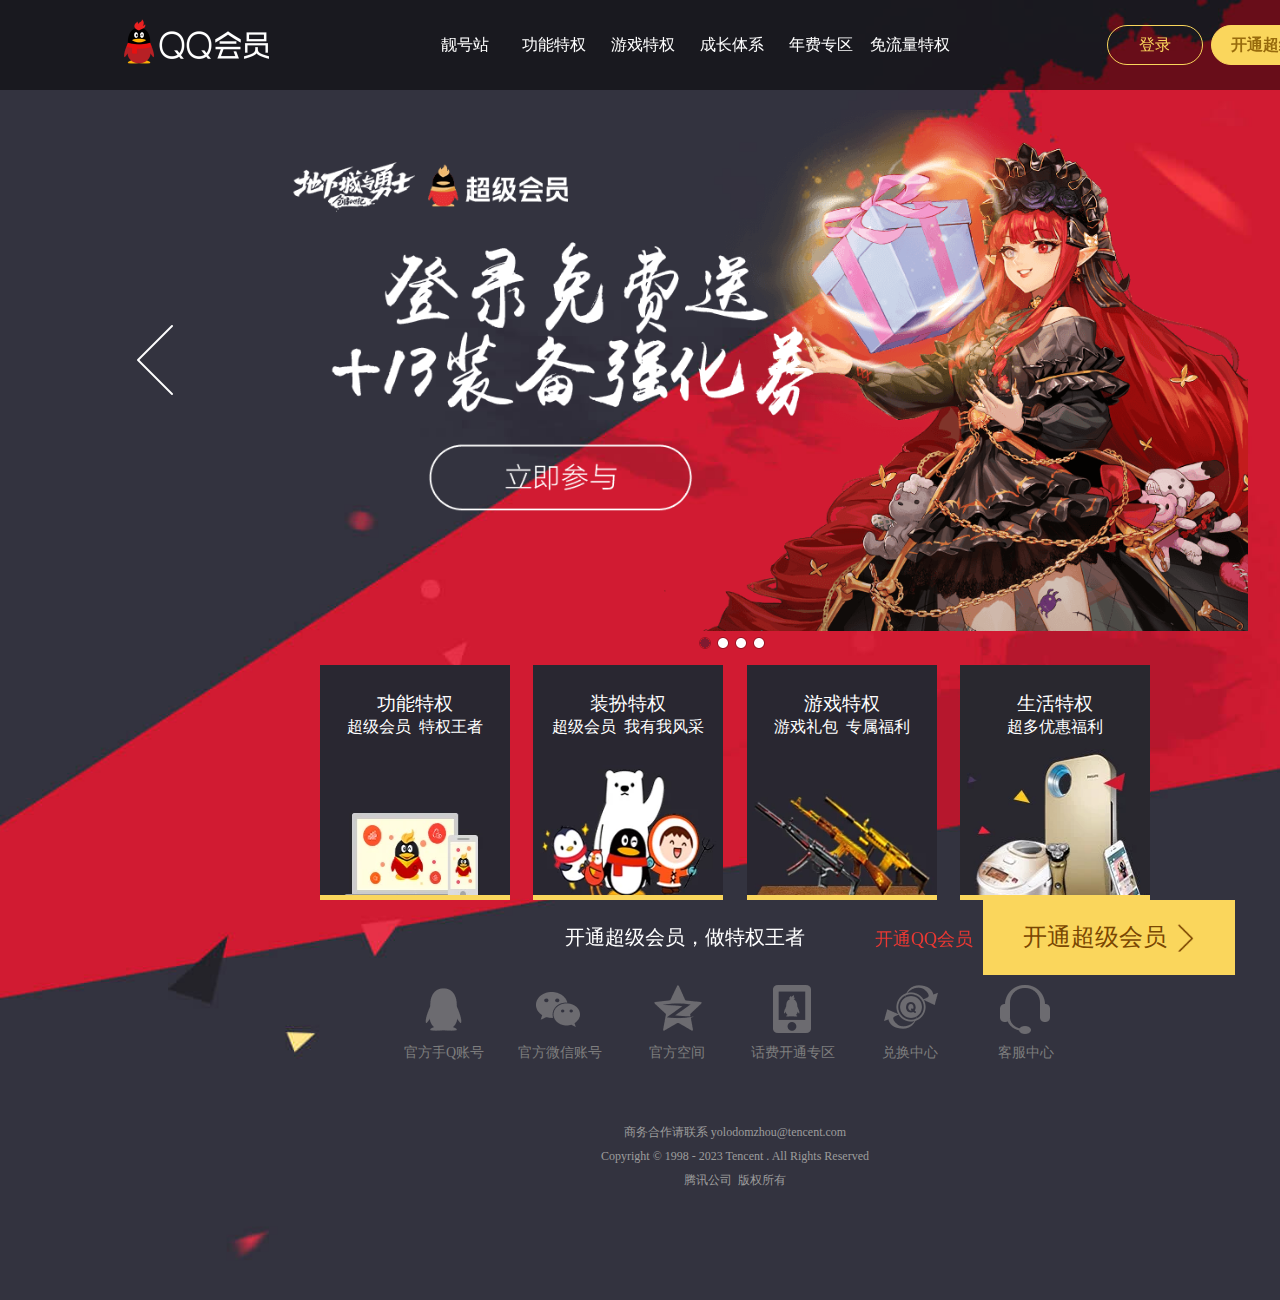
<file: qq vip/home-index.html>
<!DOCTYPE html>
<html lang="en">
<head>
    <meta charset="UTF-8">
    <meta name="viewport" content="width=device-width, initial-scale=1.0">
    <title>QQ超级会员-不做大多数</title>
    <link rel="shortcut icon" href="images/logo.ico">
    <link rel="stylesheet" href="css/public.css">
    <link rel="stylesheet" href="css/home-style.css">
</head>
<body style="background-image: url(images/background.jpg); background-size: cover; background-repeat: no-repeat;">
    <!-- 主页 -->
    <div class="home-box">
        <!-- 导航 -->
        <!-- 一级菜单 -->
        <div class="nav">
            <div class="nav-one">
                <div class="logo-box">
                    <a class="logo" href="home-index.html">
                        <img class="logo" src="images/logo.png" alt="QQ会员首页">
                    </a>
                </div>
                <div class="words-box">
                    <div class="words">
                        <a class="words-a_id" href="">
                            靓号站
                        </a>
                    </div>
                    <div class="words">
                        <a class="words-a_function" href="function.html">
                            功能特权
                        </a>
                    </div>
                    <div class="words">
                        <a class="words-a_game" href="game.html">
                            游戏特权
                        </a>
                    </div>
                    <div class="words">
                        <a class="words-a_develop" href="">
                            成长体系
                        </a>
                    </div>
                    <div class="words">
                        <a class="words-a_year" href="">
                            年费专区
                        </a>
                    </div>
                    <div class="words">
                        <a class="words-a_free" href="">
                            免流量特权
                        </a>
                    </div>
                </div>
                <div class="buttom-box">
                    <div class="load-buttom-box">
                        <form action="">
                            <button class="load-buttom" type="button">
                                <span class="load-words">登录</span>
                            </button>
                        </form>
                    </div>
                    <div class="supervip_box">
                        <form action="">
                            <button class="supervip_buttom" type="button">
                                <span class="supervip_words">开通超级会员</span>
                            </button>
                        </form>
                    </div>
                </div>
            </div>
        </div>
        <!-- 一级菜单 end -->
        <!-- 二级菜单 -->
        <div class="nav_secondary_box">
            <div class="nav_secondary">
                <div class="function_secondary">
                    <div class="words_sec">
                        <a class="words-a_all" href="">
                            全部特权
                        </a>
                    </div>
                    <div class="words_sec">
                        <a class="words-a_leval" href="" style="width: 80px; padding-left: 20px;">
                            分等级特权
                        </a>
                    </div>
                </div>
                <div class="function_secondary_right">
                    <div class="words_sec">
                        <a class="words-a_mission" href="">
                            任务中心
                        </a>
                    </div>
                    <div class="words_sec">
                        <a class="words-a_rank" href="" style="padding-left: 18px;">
                            排名中心
                        </a>
                    </div>
                </div>
            </div>
        </div>
        <!-- 二级菜单 end -->
        <!-- 导航 end -->
        <!-- banner -->
        <div class="banner">
            <div class="turn_l"></div>
            <div class="turn_r"></div>
            <div class="ui-slider">
                <ul class="ui-slider-content" style="transform: translateX(-1025px);">
                    <li class="current">
                        <a href="">
                            <img class="pt_img" src="images/potation 1.png" alt="">
                        </a>
                    </li>
                    <li class="current">
                        <a href="">
                            <img class="pt_img" src="images/potation 2.png" alt="">
                        </a>
                    </li>
                    <li class="current">
                        <a href="">
                            <img class="pt_img" src="images/potation 3.png" alt="">
                        </a>
                    </li>
                    <li class="current">
                        <a href="">
                            <img class="pt_img" src="images/potation 4.png" alt="">
                        </a>
                    </li>
                </ul>
                <ul class="point">
                    <div class="point-box">
                        <li class="p_li"></li>
                        <li class="p_li"></li>
                        <li class="p_li"></li>
                        <li class="p_li"></li>
                    </div>
                </ul>
            </div>
        </div>
        <!-- banner end -->
        <!-- card -->
        <div class="card-box">
            <ul class="card_ul">
                <li class="card_li">
                    <a class="card_a" href="">
                        <img class="card_img" src="images/card-1.webp" alt="">
                    </a>
                    <h3 class="card_word1">功能特权</h3>
                    <p class="card_word2">超级会员&ensp;特权王者</p>
                </li>
                <li class="card_li">
                    <a class="card_a" href="">
                        <img class="card_img" src="images/card-2.webp" alt="">
                    </a>
                    <h3 class="card_word1">装扮特权</h3>
                    <p class="card_word2">超级会员&ensp;我有我风采</p>
                </li>
                <li class="card_li">
                    <a class="card_a" href="">
                        <img class="card_img" src="images/card-3.webp" alt="">
                    </a>
                    <h3 class="card_word1">游戏特权</h3>
                    <p class="card_word2">游戏礼包&ensp;专属福利</p>
                </li>
                <li class="card_li">
                    <a class="card_a" href="">
                        <img class="card_img" src="images/card-4.webp" alt="">
                    </a>
                    <h3 class="card_word1">生活特权</h3>
                    <p class="card_word2">超多优惠福利</p>
                </li>
            </ul>
        </div>
        <!-- card end -->
        <!-- footer -->
        <div class="footer-box">
            <ul class="footer_ul">
                <li class="footer_li">
                    <a class="footer_a_1" href="">
                        <span class="footer_bg_1"></span>
                        <span class="footer_words">官方手Q账号</span>
                        <div class="qq">
                            <img style="transform: translateY(20px);" src="images/qq_qrcode_preview.webp" alt="">
                        </div>
                    </a>
                </li>
                <li class="footer_li">
                    <a class="footer_a_2" href="">
                        <span class="footer_bg_2"></span>
                        <span class="footer_words">官方微信账号</span>
                        <div class="wx">
                            <img style="transform: translateY(15px);" src="images/wx_big.webp" alt="">
                        </div>
                    </a>
                </li>
                <li class="footer_li">
                    <a class="footer_a_3" href="">
                        <span class="footer_bg_3"></span>
                        <span class="footer_words">官方空间</span>
                    </a>
                </li>
                <li class="footer_li">
                    <a class="footer_a_4" href="">
                        <span class="footer_bg_4"></span>
                        <span class="footer_words">话费开通专区</span>
                    </a>
                </li>
                <li class="footer_li">
                    <a class="footer_a_5" href="">
                        <span class="footer_bg_5"></span>
                        <span class="footer_words">兑换中心</span>
                    </a>
                </li>
                <li class="footer_li">
                    <a class="footer_a_6" href="">
                        <span class="footer_bg_6"></span>
                        <span class="footer_words">客服中心</span>
                    </a>
                </li>
            </ul>
        </div>
        <!-- footer end -->
        <!-- 版权 -->
        <div class="copy">
            <p class="copy_p">商务合作请联系 yolodomzhou@tencent.com</p>
            <p class="copy_p">Copyright © 1998 - 2023 Tencent .  All Rights Reserved</p>
            <p class="copy_p">腾讯公司&ensp;版权所有</p>
        </div>
        <!-- 版权 end -->
        <!-- 底部 -->
        <div class="last-box">
            <div class="last">
                <h2 class="last_h2">
                    <img class="last_logo" src="images/footer_bar_logo.png" alt="">
                </h2>
                <span class="last_span">开通超级会员，做特权王者</span>
                <a class="last_a" href="">
                    开通超级会员
                    <div class="last_jt"></div>
                </a>
                <span class="just_span2">开通QQ会员</span>
            </div>
        </div>
        <!-- 底部 end -->
    </div>
    <!-- 主页 end -->
    <script src="js/seconary_nav.js"></script>
    <script src="js/rotation.js"></script>
    <script src="js/footer.js"></script>
</body>
</html>
</file>
<file: game/css/public.css>
*{
    margin: 0;
    padding: 0;
}
.clears{
    clear: both;
    height:0;
    overflow: hidden;
    line-height: 0;
    font-size: 0;
}
ul,ol,li{
    list-style: none;
}
a{
    text-decoration:none;/*取消下划线*/
}
button{
    cursor: pointer;/*光标变为手势*/
}
input,button,select,textarea{
    outline: none;
}
textarea{
    resize: none;
}
</file>
<file: game/css/style.css>
.all-background{
    width: 1440px;
    height: 2160px;
    background-image: url(../images/background.jpg);
    overflow: hidden;
    margin-left: auto;
    margin-right: auto;
}
.nav-box{
    width: 975px;
    height: 150px;
    background-image: url(../images/nav-background.png);
    margin-left: auto;
    margin-right: auto;
    
}
.nav-box-words-box{
    height: 150px;
    width: 128px;
    border-right: 1px #c1c7c3 solid;
    float: left;
}
.words-1{
    font-size: 20px;
    display: inline-block;
    transform: translate(25px,41px);
}
.nav-box-words-box-a-box-1{
    width: 28px;
    height: 81px;
    margin-top: 43px;
    margin-left: 49px;
}
.nav-a{
    font-size: 14px;
    color: black;
    padding-top: 7px;
    transition: all,0.2s;
}
.nav-box-words-box-a-box{
    width: 58px;
    height: 81px;
    margin-top: 43px;
    margin-left: 36px;
}
.nav-box-logo-box{
    width: 200px;
    height: 150px;
    border-right: 1px #c1c7c3 solid;
    float: left;
}
.nav-logo{
    margin-left: 11px;
}
.nav-a:hover{
    color: red;
}
.slogan-box{
    width: 435px;
    height: 240px;
    margin-left: 506px;
    margin-top: 12px;
}
.left-box{
    width: 240px;
    height: 1542px;
    margin-left: 235px;
    transform: translateY(-19px);
    float: left;
}
.begin-game-box{
    width: 240px;
    height: 148px;
    position: relative;
}
.big-buttom-box{
    width: 240px;
    height: 110px;
    position: relative;
}
.big-buttom-box-stand{
    width: 240px;
    height: 110px;
    position: absolute;
    left: 0;
    top: 0;
    opacity: 0;
    transition: all,0.2s;
}
.big-buttom-box:hover .big-buttom-box-stand{
    opacity: 1;
}
.buttpm-box{
    width: 241px;
    height: 38px;
}
.register-box{
    width: 120px;
    height: 38px;
    position: relative;
    float: left;
}
.register-box-stand{
    width: 121px;
    height: 38px;
    position: absolute;
    left: 0;
    top: 0;
    opacity: 0;
    transition: all,0.2s;
}
.register-box:hover .register-box-stand{
    opacity: 1;
}
.recharge-box{
    width: 119px;
    height: 38px;
    position: relative;
    float: left;
}
.recharge-box-stand{
    width: 119px;
    height: 38px;
    position: absolute;
    left: 0;
    top: 0;
    opacity: 0;
    transition: all,0.2s;
}
.recharge-box:hover .recharge-box-stand{
    opacity: 1;
}
.ui-box{
    position: absolute;
    left: 0;
    bottom: 24px;
}
.login-box{
    width: 240px;
    height: 133px;
    background-image: url(../images/login-background.jpg);
}
.form-box{
    width: 118px;
    height: 53px;
    padding-top: 12px;
    margin-left: 24px;
    float: left;
}
.accont{
    width: 115px;
    height: 21px;
    border: 1px #8bc4b4 solid;
}
.password{
    width: 115px;
    height: 21px;
    margin-top: 5px;
    border: 1px #8bc4b4 solid;
}
.login-photo-box{
    width: 67px;
    height: 52px;
    padding-top: 12px;
    margin-left: 11px;
    float: left;
}
.login-photo{
    width: 67px;
    height: 52px;
    position: relative;
}
.login-photo-stand{
    width: 67px;
    height: 52px;
    position: absolute;
    left: 0;
    top: 0;
    opacity: 0;
    transition: all,0.2s;
}
.login-photo:hover .login-photo-stand{
    opacity: 1;
}
.checked-box{
    width: 88px;
    height: 14px;
    padding-top: 9px;
    margin-left: 28px;
    float: left;
}
.auto-form{
    height: 13px;
    width: 13px;
    float: left;
}
.auto{
    height: 13px;
    width: 13px;
    border: 1px #8f908f solid;
    border-radius: 0px;
}
.auto-words{
    font-size: 12px;
    float: left;
    padding-left: 3px;
    transform: translateY(2px);
}
.forget-box{
    width: 55px;
    height: 12px;
    padding-top: 7px;
    margin-left: 44px;
    float: left;
}
.forget-box-words{
    font-size: 12px;
    color: black;
    transition: all,0.2s;
}
.forget-box-words:hover{
    color: red;
}
.qq{
    width: 137px;
    height: 25px;
}
.qq-box{
    width: 137px;
    height: 25px;
    padding-top: 11px;
    margin-left: 53px;
    float: left;
    position: relative;
}
.qq-box-stand{
    width: 137px;
    height: 25px;
    position: absolute;
    left: 0;
    /*top: 0;*/
    transform: translateY(-29px);
    opacity: 0;
    transition: all,0.2s;
}
.qq-box:hover .qq-box-stand{
    opacity: 1;
}
.rookie-card-box{
    width: 240px;
    height: 45px;
    padding-top: 10px;
}
.rookie-card{
    width: 240px;
    height: 45px;
    position: relative;
}
.rookie-card-stand{
    width: 240px;
    height: 45px;
    position: absolute;
    left: 0;
    top: 0;
    opacity: 0;
    transition: all,0.2s;
}
.rookie-card:hover .rookie-card-stand{
    opacity: 1;
}
.server-box{
    width: 240px;
    height: 217px;
    background-image: url(../images/server-background.jpg);
    margin-top: 13px;
}
.recommend{
    width: 240px;
    height: 32px;
}
.servers-box{
    width: 222px;
    height: 129px;
    margin-left: 8px;
    margin-top: 11px;
}
.servers-1{
    width: 222px;
    height: 27px;
    position: relative;
}
.servers-1-stand{
    width: 222px;
    height: 27px;
    position: absolute;
    left: 0;
    top: 0;
    opacity: 0;
    transition: all,0.2s;
}
.servers-1:hover .servers-1-stand{
    opacity: 1;
}
.servers-234{
    width: 222px;
    height: 27px;
    padding-top: 7px;
    position: relative;
}
.servers-234-stand{
    width: 222px;
    height: 27px;
    padding-top: 7px;
    position: absolute;
    left: 0;
    top: 0;
    opacity: 0;
    transition: all,0.2s;
}
.servers-234:hover .servers-234-stand{
    opacity: 1;
}
.more-severs-box{
    width: 104px;
    height: 24px;
    margin-left: 71px;
}
.more-severs{
    width: 104px;
    height: 24px;
    padding-top: 8px;
    position: relative;
}
.more-severs-stand{
    width: 104px;
    height: 24px;
    padding-top: 8px;
    position: absolute;
    left: 0;
    top: 0;
    opacity: 0;
    transition: all,0.2s;
}
.more-severs:hover .more-severs-stand{
    opacity: 1;
}
.ranking-box{
    width: 240px;
    height: 231px;
    background-image: url(../images/ranking-background.png);
    margin-top: 11px;
}
.term-box{
    width: 199px;
    height: 20px;
    display: flex;
    justify-content: space-around;
    padding-top: 42px;
    margin-left: 21px;
}
.term-1{
    width: 100px;
    height: 20px;
}
.term-1-style{
    border: 1px #bfbfbf solid;
    border-radius: 0px;
    width: 100px;
    height: 20px;
}
.term-2{
    width: 91px;
    height: 20px;
}
.term-2-style{
    border: 1px #bfbfbf solid;
    border-radius: 0px;
    width: 91px;
    height: 20px;
}
.list-1-box{
    width: 196px;
    height: 19px;
    margin-left: 24px;
    margin-top: 42px;
    border-bottom: 1px #e5e5e5 solid;
}
.list-1{
    width: 164px;
    height: 19px;
    display: flex;
    justify-content: space-between;
    padding-left: 15px;
}
.list-words{
    font-size: 12px;
    color: #0b4f49;
    transition: all,0.2s;
    cursor: pointer;
}
.list-words:hover{
    color: red;
}
.list-2-box{
    width: 196px;
    height: 19px;
    margin-left: 24px;
    margin-top: 5px;
    border-bottom: 1px #e5e5e5 solid;
}
.list-3-box{
    width: 196px;
    height: 19px;
    margin-left: 24px;
    margin-top: 5px;
    border-bottom: 1px #e5e5e5 solid;
}
.list-4-box{
    width: 196px;
    height: 19px;
    margin-left: 24px;
    margin-top: 5px;
    border-bottom: 1px #e5e5e5 solid;
}
.list-5-box{
    width: 196px;
    height: 19px;
    margin-left: 24px;
    margin-top: 5px;
}
.micro-box{
    width: 240px;
    height: 114px;
    background-image: url(../images/micro-background.jpg);
    margin-top: 10px;
}
.top-box{
    width: 240px;
    height: 34px;
    display: flex;
}
.xinlang-box{
    width: 111px;
    height: 34px;
    position: relative;
}
.xinlang-box-stand{
    width: 111px;
    height: 34px;
    position: absolute;
    left: 0;
    top: 0;
    opacity: 0;
    transition: all,0.2s;
}
.xinlang-box:hover .xinlang-box-stand{
    opacity: 1;
}
.tengxun-box{
    width: 129px;
    height: 344px;
    position: relative;
}
.tengxun-box-stand{
    width: 129px;
    height: 344px;
    position: absolute;
    left: 0;
    top: 0;
    opacity: 0;
    transition: all,0.2s;
}
.micro-buttom-box{
    width: 168px;
    height: 57px;
    margin-top: 9px;
    margin-left: 21px;
    display: flex;
    justify-content: space-between;
    flex-wrap: wrap;
}
.weibo-photo{
    width: 72px;
    height: 57px;
}
.weibo-words{
    width: 67px;
    height: 12px;
}
.weibo-buttom{
    width: 75px;
    height: 23px;
    cursor: pointer;
    transform: translate(93px,-23px);
}
.game-introduction-box{
    width: 240px;
    height: 200px;
    background-image: url(../images/game-introduction-background.jpg);
    margin-top: 10px;
}
.game-introduction-words{
    width: 196px;
    height: 147px;
    font-size: 12px;
    color: #0b4f49;
    line-height: 21px;
    padding-top: 40px;
    margin-left: 22px;
    user-select: none;/*禁止文本选中*/
}
.kefucenter-box{
    width: 240px;
    height: 215px;
    background-image: url(../images/kefucenter-background.jpg);
    margin-top: 10px;
}
.kefucenter-banner{
    width: 166px;
    height: 117px;
    padding-top: 55px;
    padding-left: 36px;
    user-select: none;/*禁止文本选中*/
}
.kfrx{
    width: 166px;
    height: 12px;
    font-size: 12px;
}
.kfyx{
    width: 155px;
    height: 12px;
    font-size: 12px;
    padding-top: 9px;
}
.czkf{
    width: 141px;
    height: 26px;
    font-size: 12px;
    padding-top: 7px;
    display: flex;
    justify-content: space-between;
}
.point-into{
    width: 78px;
    height: 26px;
    position: relative;
}
.point-into-stand{
    width: 78px;
    height: 26px;
    position: absolute;
    left: 0;
    top: 0;
    opacity: 0;
    transition: all,0.2s;
}
.point-into:hover .point-into-stand{
    opacity: 1;
}
.yxlt{
    width: 141px;
    height: 26px;
    font-size: 12px;
    padding-top: 5px;
    display: flex;
    justify-content: space-between;
}
.kfsj{
    width: 155px;
    height: 12px;
    font-size: 12px;
    padding-top: 8px;
}
.cooperate-box{
    width: 240px;
    height: 164px;
    background-image: url(../images/cooperate-background_03.jpg);
    margin-top: 10px;
}
.cooperate-banner{
    width: 220px;
    height: 112px;
    padding-top: 42px;
    padding-left: 10px;
    cursor: pointer;
}
.right-box{
    width: 710px;
    height: 1451px;
    float: right;
    margin-top: 71px;
    margin-right: 245px;
}
.banner-box{
    width: 710px;
    height: 210px;
    background-image: url(../images/AD-photo.jpg);
}
.lunhuan-buttom{
    width: 194px;
    height: 40px;
    margin-left: 516px;
    position: relative;
}
.lunhuan-buttom-stand{
    width: 194px;
    height: 40px;
    position: absolute;
    left: 0;
    top: 0;
    opacity: 0;
    transition: all,0.2s;
}
.lunhuan-photo{
    width: 193px;
    height: 47px;
}
.lunhuan-buttom:hover .lunhuan-buttom-stand{
    opacity: 1;
}
.news-box{
    width: 710px;
    height: 248px;
    margin-top: 10px;
    background-image: url(../images/news-background.jpg);
}
.news-box-top{
    width: 710px;
    height: 36px;
}
.zuixin-words{
    width: 64px;
    height: 36px;
    float: left;
    margin-left: 11px;
    position: relative;
}
.zuixin-words-stand{
    width: 64px;
    height: 36px;
    position: absolute;
    left: 0;
    top: 0;
    opacity: 0;
    transition: all,0.2s;
}
.xinwen{
    width: 64px;
    height: 36px;
    float: left;
    margin-left: 6px;
    position: relative;
}
.xinwen-stand{
    width: 64px;
    height: 36px;
    position: absolute;
    left: 0;
    top: 0;
    opacity: 0;
    transition: all,0.2s;
}
.huodong{
    width: 64px;
    height: 36px;
    float: left;
    margin-left: 2px;
    position: relative;
}
.huodong-stand{
    width: 64px;
    height: 36px;
    position: absolute;
    left: 0;
    top: 0;
    opacity: 0;
    transition: all,0.2s;
}
.gonggao{
    width: 64px;
    height: 36px;
    float: left;
    margin-left: 3px;
    position: relative;
}
.gonggao-stand{
    width: 64px;
    height: 36px;
    position: absolute;
    left: 0;
    top: 0;
    opacity: 0;
    transition: all,0.2s;
}
.meiti{
    width: 64px;
    height: 36px;
    float: left;
    position: relative;
}
.meiti-stand{
    width: 64px;
    height: 36px;
    position: absolute;
    left: 0;
    top: 0;
    opacity: 0;
    transition: all,0.2s;
}
.zuixin-words:hover .zuixin-words-stand{
    opacity: 1;
}
.xinwen:hover .xinwen-stand{
    opacity: 1;
}
.huodong:hover .huodong-stand{
    opacity: 1;
}
.gonggao:hover .gonggao-stand{
    opacity: 1;
}
.meiti:hover .meiti-stand{
    opacity: 1;
}
.more{
    width: 40px;
    height: 8px;
    margin-right: 10px;
    margin-top: 5px;
    position: relative;
    float: right;
}
.more-stand{
    width: 40px;
    height: 8px;
    position: absolute;
    left: 0;
    top: 0;
    opacity: 0;
    transition: all,0.2s;
}
.more:hover .more-stand{
    opacity: 1;
}
.news-box-foot{
    width: 684px;
    height: 189px;
    background-image: url(../images/news-foot-background.jpg);
    margin-top: 13px;
    margin-left: 13px;
}
.news-photo{
    width: 161px;
    height: 188px;
    padding-top: 1px;
    float: left;
}
.news-gonggao-top{
    width: 509px;
    height: 78px;
    float: right;
}
.news-words-top{
    font-size: 16px;
    color: #de0101;
    padding-left: 133px;
    display: inline-block;
    padding-top: 6px;
}
.news-words-foot{
    display: inline-block;
    width: 425px;
    height: 30px;
    font-size: 12px;
    padding-left: 36px;
    padding-top: 8px;
}
.xiangqing{
    cursor: pointer;
    transition: all,0.2s;
}
.xiangqing:hover{
    color: red;
}
.news-gonggao-foot{
    width: 507px;
    height: 97px;
    float: right;
    margin-top: 4px;
}
.news-gonggao-foot-words{
    width: 507px;
    height: 13px;
    margin-top: 8px;
}
.words-left{
    float: left;
    font-size: 12px;
    color: #0b4f49;
    cursor: pointer;
    transition: all,0.2s;
}
.words-right{
    float: right;
    font-size: 12px;
    color: #4f5756;
    cursor: pointer;
    transition: all,0.2s;
}
.words-left:hover{
    color: red;
}
.words-right:hover{
    color: red;
}
.advers-box{
    width: 710px;
    height: 122px;
    margin-top: 10px;
    display: flex;
    justify-content: space-between;
    cursor: pointer;
}
.game-data-box{
    width: 710px;
    height: 194px;
    margin-top: 5px;
    background-image: url(../images/game-data-background.jpg);
}
.game-data-left{
    width: 120px;
    height: 153px;
    padding-top: 41px;
    float: left;
}
.left-words{
    display: inline-block;
    width: 120px;
    height: 51px;
    line-height: 51px;
    font-size: 16px;
    color: #28302f;
    text-align: center;
}
.right-words{
    width: 590px;
    height: 51px;
    float: right;
    margin-top: 22px;
}
.right-1{
    width: 485px;
    height: 30px;
    margin-top: 4px;
    margin-left: 16px;
}
.right-1-words{
    font-size: 12px;
    color: #0b4f49;
    cursor: pointer;
    transition: all,0.2s;
}
.right-1-words:hover{
    color: red;
}
.job-box{
    width: 710px;
    height: 283px;
    background-image: url(../images/job-box-background_03.jpg);
    margin-top: 10px;
}
.job-box-top{
    width: 710px;
    height: 32px;
    padding-top: 3px;
}
.moshi{
    width: 64px;
    height: 32px;
    padding-left: 10px;
    position: relative;
    float: left;
    cursor: pointer;
    transition: all,0.2s;
}
.moshi-stand{
    width: 64px;
    height: 32px;
    padding-left: 10px;
    position: absolute;
    left: 0;
    top: 0;
    opacity: 0;
    transition: all,0.2s;
    cursor: pointer;
}
.moshi:hover .moshi-stand{
    opacity: 1;
}
.qinshi{
    width: 64px;
    height: 32px;
    padding-left: 13px;
    position: relative;
    float: left;
    cursor: pointer;
    transition: all,0.2s;
}
.qinshi-stand{
    width: 64px;
    height: 32px;
    padding-left: 13px;
    position: absolute;
    left: 0;
    top: 0;
    opacity: 0;
    transition: all,0.2s;
    cursor: pointer;
}
.qinshi:hover .qinshi-stand{
    opacity: 1;
}
.daojianshi{
    width: 64px;
    height: 32px;
    padding-left: 13px;
    position: relative;
    float: left;
    cursor: pointer;
    transition: all,0.2s;
}
.daojianshi-stand{
    width: 64px;
    height: 32px;
    padding-left: 13px;
    position: absolute;
    left: 0;
    top: 0;
    opacity: 0;
    transition: all,0.2s;
    cursor: pointer;
}
.daojianshi:hover .daojianshi-stand{
    opacity: 1;
}
.yulingshi{
    width: 64px;
    height: 32px;
    padding-left: 18px;
    position: relative;
    float: left;
    cursor: pointer;
    transition: all,0.2s;
}
.yulingshi-stand{
    width: 64px;
    height: 32px;
    padding-left: 18px;
    position: absolute;
    left: 0;
    top: 0;
    opacity: 0;
    transition: all,0.2s;
    cursor: pointer;
}
.yulingshi:hover .yulingshi-stand{
    opacity: 1;
}
.job-box-buttom{
    width: 710px;
    height: 248px;
    position: relative;
}
.moshi-photo{
    width: 710px;
    height: 248px;
    position: absolute;
    left: 0;
    top: 0;
    opacity: 0;
    transition: all,0.2s;
}
.qinshi-photo{
    width: 710px;
    height: 248px;
    position: absolute;
    left: 0;
    top: 0;
    opacity: 0;
    transition: all,0.2s;
}
.daojianshi-photo{
    width: 710px;
    height: 248px;
    position: absolute;
    left: 0;
    top: 0;
    opacity: 0;
    transition: all,0.2s;
}
.yulingshi-photo{
    width: 710px;
    height: 248px;
    position: absolute;
    left: 0;
    top: 0;
    opacity: 0;
    transition: all,0.2s;
}
.glandmr{
    width: 710px;
    height: 175px;
    margin-top: 10px;
    display: flex;
    justify-content: space-between;
}
.yxgl{
    width: 459px;
    height: 175px;
    background-image: url(../images/yxgl-background.jpg);
}
.populor{
    width: 241px;
    height: 175px;
    background-image: url(../images/popular-background.jpg);
}
.yxgl-top{
    width: 459px;
    height: 33px;
    padding-top: 3px;
}
.cjwt{
    width: 82px;
    height: 33px;
    padding-left: 9px;
    position: relative;
    float: left;
    cursor: pointer;
}
.cjwt-stand{
    width: 82px;
    height: 33px;
    padding-left: 9px;
    float: left;
    position: absolute;
    left: 0;
    top: 0;
    opacity: 0;
    transition: all,0.2s;
}
.cjwt:hover .cjwt-stand{
    opacity: 1;
}
.ltjh{
    width: 82px;
    height: 33px;
    padding-left: 2px;
    position: relative;
    float: left;
    cursor: pointer;
}
.ltjh-stand{
    width: 82px;
    height: 33px;
    padding-left: 2px;
    float: left;
    position: absolute;
    left: 0;
    top: 0;
    opacity: 0;
    transition: all,0.2s;
}
.ltjh:hover .ltjh-stand{
    opacity: 1;
}
.gamegl{
    width: 82px;
    height: 33px;
    position: relative;
    float: left;
    cursor: pointer;
}
.gamegl-stand{
    width: 82px;
    height: 33px;
    float: left;
    position: absolute;
    left: 0;
    top: 0;
    opacity: 0;
    transition: all,0.2s;
}
.gamegl:hover .gamegl-stand{
    opacity: 1;
}
.yxgl-words{
    width: 459px;
    height: 139px;
}
.gamegl-words{
    width: 417px;
    height: 12px;
    padding-top: 9px;
    padding-left: 17px;
}
.jt{
    width: 6px;
    height: 7px;
    position: relative;
    float: left;
    cursor: pointer;
    transform: translateY(-8px);
}
.jt-stand{
    width: 6px;
    height: 7px;
    position: absolute;
    left: 0;
    top: 0;
    opacity: 0;
    transition: all,0.2s;
}
.jt-words{
    font-size: 12px;
    color: #0b4f49;
    float: left;
    cursor: pointer;
    padding-left: 13px;
    transition: all,0.2s;
    transform: translateY(-3px);
}
.jt-date{
    font-size: 12px;
    color: #939393;
    float: right;
    cursor: pointer;
    transform: translateY(-3px);
}
.jt-words:hover{
    color: #c03232;
}
.gamegl-words:hover .jt-stand{
    opacity: 1;
}
.populor-top{
    width: 241px;
    height: 36px;
}
.populor-bottom{
    width: 241px;
    height: 139px;
}
.populor-photo{
    padding-top: 10px;
    padding-left: 11px;
    float: left;
}
.populor-words{
    width: 112px;
    height: 120px;
    float: left;
    margin-top: 11px;
    margin-left: 10px;
    font-size: 12px;
    color: #272323;
}
.game-photo-box{
    width: 710px;
    height: 164px;
    margin-top: 10px;
    background-image: url(../images/game-photo-background.jpg);
}
.game-photo-box-top{
    width: 710px;
    height: 33px;
    padding-top: 3px;
}
.cjwt{
    width: 81px;
    height: 33px;
    padding-left: 10px;
    position: relative;
    float: left;
    cursor: pointer;
}
.cjwt-stand{
    width: 81px;
    height: 33px;
    padding-left: 10px;
    position: absolute;
    left: 0;
    top: 0;
    opacity: 0;
    transition: all,0.2s;
    cursor: pointer;
}
.wjxc:hover .wjxc-stand{
    opacity: 1;
}
.yxyh{
    width: 81px;
    height: 33px;
    padding-left: 8px;
    position: relative;
    float: left;
    cursor: pointer;
}
.yxyh-stand{
    width: 81px;
    height: 33px;
    padding-left: 8px;
    position: absolute;
    left: 0;
    top: 0;
    opacity: 0;
    transition: all,0.2s;
    cursor: pointer;
}
.yxyh:hover .yxyh-stand{
    opacity: 1;
}
.game-photo-box-bottom{
    width: 710px;
    height: 128px;
}
.photo-box{
    width: 690px;
    height: 98px;
    padding-top: 15px;
    padding-left: 10px;
    display: flex;
    justify-content: space-between;
}
.photo{
    cursor: pointer;
}
.footer-box{
    width: 960px;
    height: 106px;
    margin-left: 235px;
    margin-top: 80px;
    float: left;
    border-top: 1px #acc2ba solid;
    font-size: 12px;
    color: #1a1a1a;
    line-height: 36px;
    user-select: none;/*禁止文本选中*/
}
.control{
    cursor: pointer;
    transition: all,0.2s;
}
.control:hover{
    color: red
}
</file>
<file: qq vip/css/public.css>
*{
    margin: 0;
    padding: 0;
}
.clears{
    clear: both;
    height:0;
    overflow: hidden;
    line-height: 0;
    font-size: 0;
}
ul,ol,li{
    list-style: none;
}
a{
    text-decoration:none;/*取消下划线*/
}
button{
    cursor: pointer;/*光标变为手势*/
}
input,button,select,textarea{
    outline: none;
}
textarea{
    resize: none;
}
</file>
<file: qq vip/css/function.css>
.ui-top{
    position: fixed;
    width: 60px;
    height: 60px;
    right: 25px;
    bottom: 25px;
    background: url(../images/sprites_top.png) no-repeat;
    opacity: 0;
    cursor: pointer;
    transition:all 0.8s ease;
    z-index: 999;
}

/*导航栏盒子样式*/
.nav-background{
    width: 100%;
    height: 90px;
    background-color: #fbfbfb;
}

/*导航栏中间容器样式*/
.nav-container{
    width: 1230px;
    height: 90px;
    margin-left: auto;
    margin-right: auto;
    white-space: nowrap;
    display: flex;
    justify-content: space-between;
}

/*导航栏内的列表样式*/
.nav-container-list{
    width: 504px;
    height: 90px;
    vertical-align: top;
}

.nav-container-list>li{
    float: left;
}

/*设置第二个li元素的超链接文本颜色*/
.nav-container-list>li:nth-child(2)>a{
    color:#ec3833;
}

/*导航栏内的列表项目中的超链接样式*/
.nav-container-list>li>a{
    display: block;
    width: 84px;
    height: 90px;
    line-height: 90px;
    text-align: center;
    color: #1c1c1c;
}

/*设置超链接的hover效果*/
.nav-container-list>li>a:hover{
    background-color:#ec3833;
    color: #ffffff;
}

/*导航栏右侧按钮盒子*/
.nav-container-buttons{
    height: 90px;
    vertical-align: top;
}

/*导航栏右侧按钮盒子内的div统一样式*/
.nav-container-buttons>div{
    display: inline-block;
    margin-top: 25px;
    height: 40px;
    line-height: 40px;
    text-align: center;
    cursor: pointer;
}

/*按钮盒子内的第一个按钮的样式*/
.nav-container-buttons>div:nth-child(1){
    width: 96px;
    color: #e8b600;
    background: url(../images/sprites_btn.png) -990px -240px;
    background-position: -1100px -300px;
}

.nav-container-buttons>div:nth-child(1):hover{
    color: #986b0d;
    background-position: -1210px -240px;
}

/*按钮盒子内的第二个按钮的样式*/
.nav-container-buttons>div:nth-child(2){
    width: 136px;
    color: #986b0d;
    background: url(../images/sprites_btn.png) no-repeat;
    background-position: -900px -480px;
    border-radius: 20px;
    font-weight: 600;
}

.nav-container-buttons>div:nth-child(2):hover{
    background-position: -900px -530px;
}

/*banner的背景样式*/
.banner-background{
    position: relative;
    height: 470px;
    width: 100%;
    background-color: rgb(51, 50, 60);
    margin-bottom: 42px;
}

/*banner容器的样式*/
.banner-container{
    width: 100%;
    height: 470px;
    background: url(../images/function_banner.png) no-repeat center top;
    margin-left: auto;
    margin-right: auto;
}

/*banner上方的导航的背景样式*/
.banner-subnav{
    height: 40px;
    background: url(../images/navbar_bg3.webp) no-repeat;
}

/*banner上方的导航的列表盒子样式*/
.subnav-list{
    position: absolute;
    width: 300px;
    height: 40px;
    z-index: 10;
}

/*banner上方的导航的列表盒子内的项目样式*/
.subnav-list>li{
    float: left;
    height: 40px;
    font-size: 14px;
    margin-left: 15px;
    margin-right: 15px;
    line-height: 40px;
    text-align: center;
}

.subnav-list>li>a{
    color: #1c1c1c;
}

.subnav-list>li>a:hover{
    color: #ec3833;
}

.subnav-list>li:nth-child(1){
    width: 56px;
}

.subnav-list>li:nth-child(2){
    width: 70px;
}

/*banner背景的上部分的覆盖*/
.banner-background-sub{
    position: absolute;
    height: 40px;
    width: 100%;
    background: url(../images/navbar_bg3.webp);
}



/*Banner中的titles样式*/
.banner-container-titles{
    padding-top: 65px;
    width: 1000px;
    height: 61px;
    color: #ffffff;
    margin-left: auto;
    margin-right: auto;
    margin-bottom: 80px;
}

/*Banner中的h2的样式*/
.banner-container-titles>h2{
    display: block;
    font-weight: 100;
    text-align: center;
    margin-bottom: 8px;
}

/*Banner中的p样式*/
.banner-container-titles>p{
    display: block;
    font-size: 14px;
    text-align: center;
}


/*Banner中的横向列表盒子样式*/
.banner-container-function-list{
    display: flex;
    width: 992px;
    height: 240px;
    justify-content: space-between;
    margin-left: auto;
    margin-right: auto;
}

.banner-container-function-list>li{
    background-color: #ffffff;    
}

.banner-container-function-list>li>a
{
    display: block;
    width: 187px;
    height: 236px;
}

.banner-container-function-list>li>a>h3
{
    text-align: center;
    color: #3a3a3a;
    font-weight: 400;
    padding-top: 40px;
}

.banner-container-function-list>li>a>p
{
    display: block;
    text-align: center;
    color: #636363;
    font-size: 12px;
    margin-bottom: 16px;
}

/*下面是横向列表中的动画展示框架*/
.function-list-aniplays
{
    position: relative;
    width: 120px;
    height: 130px;
    margin-left: auto;
    margin-right: auto;
}

.function-list-aniplays>div{
    position: absolute;
}

/*下面四个是用于在js中添加和删除的样式*/
.function-list-a-h3{
    transform-origin: bottom center;
    animation-name: ani-h3;
    animation-duration: 1.2s;
    animation-timing-function: ease;
}

.function-list-a-p{
    animation-name: ani-p;
    animation-duration: 0.8s;
}

.function-list-aniplays-div1{
    animation-name: ani-div1;
    animation-duration: 1.0s;
}

.function-list-aniplays-div2{
    animation-name: ani-div2;
    animation-duration: 0.5s;
}
/*---------------------------------*/

/*下面四个是对应的上述对应的帧动画*/

@keyframes ani-h3{
    0%{
        transform: scale(1.0,1.0);
    }
    50%{
        transform: scale(1.25,1.25) translateY(-5px);
    }
    100%{
        transform: scale(1.0,1.0);
    }
}

@keyframes ani-p{
    0%{
        transform: translateY(0px);
    }
    50%{
        transform: translateY(-2px);
    }
    100%{
        transform: translateY(0px);
    }
}

@keyframes ani-div1{
    0%{
        transform: translateY(0px);
    }
    50%{
        transform: translateY(-5px);
    }
    100%{
        transform: translateY(0px);
    }
}

@keyframes ani-div2{
    0%{
        transform: translateY(30px);
    }
    100%{
        transform: translateY(0px);
    }
}
/*---------------------------------*/
.aniplay1-rq1{
    width: 100px;
    height: 74.5px;
    background: url(../images/sprites_privilege_green.png) no-repeat;
    background-position: 0 -147.5px;
    top: 14px;
    left: 10px;
    background-size: 100px auto;
}

.aniplay2-rq2{
    width: 77.5px;
    height: 33px;
    top: 69px;
    right: 1px;
    background: url(../images/sprites_privilege_green.png) no-repeat -999px;
    background-position: 0 -227px;
    background-size: 100px auto;
}

.aniplay1-jstq1{
    width: 86px;
    height: 82px;
    top: 19px;
    left: 17px;
    background: url(../images/sprites_privilege_red.png) no-repeat -999px;
    background-position: 0 0;
    background-size: 88px auto;
}

.aniplay2-jstq2{
    width: 87.5px;
    height: 60px;
    background: url(../images/sprites_privilege_red.png) no-repeat -999px;
    background-size: 88px auto;
    background-position: 0 -87px;
    background-size: 88px auto;
    left: 23px;
    top: 43px;
}

.aniplay1-djjs1{
    width: 62.5px;
    height: 90px;
    left: 10px;
    top: 8px;
    background: url(../images/sprites_privilege_red.png) no-repeat;
    background-position: 0 -152px;
    background-size: 88px auto;
}

.aniplay2-djjs2{
    width: 40px;
    height: 67.5px;
    top: 21px;
    right: 13px;
    background: url(../images/sprites_privilege_red.png) no-repeat;
    background-position: 0 -247px;
    background-size: 88px auto;
}

.aniplay1-xxmy1{
    width: 82px;
    height: 69px;
    top: 14px;
    left: 10px;
    background: url(../images/sprites_privilege_green.png) no-repeat;
    background-size: 100px auto;
    background-position: 0 -265px;
}

.aniplay2-xxmy2{
    width: 61.5px;
    height: 57px;
    right: 4px;
    top: 37px;
    background: url(../images/sprites_privilege_green.png) no-repeat;
    background-position: 0 -339px;
    background-size: 100px auto;
}

.aniplay1-hycyy1{
    width: 70px;
    height: 81.5px;
    top: 18px;
    left: 16px;
    background: url(../images/sprites_privilege_green.png) no-repeat;
    background-position: 0 0;
    background-size: 100px auto;
}

.aniplay2-hycyy2{
   width: 51px;
   height: 56px;
   right: 13px;
   top: 47px;
   background: url(../images/sprites_privilege_green.png) no-repeat;
   background-size: 100px auto;
   background-position: 0 -86.5px;
}


.privilege-background{
    width: 100%;
    height: 294px;
}

.privilege-container{
    width: 1180px;
    height: 294px;
    margin-left: auto;
    margin-right: auto;
}

.privilege-nav{
    width: 1180px;
    height: 46px;
    margin-left: auto;
    margin-right: auto;
    border-bottom: 0.8px solid rgb(219, 219, 219);
    margin-bottom: 8px;
}

.privilege-nav li{
    float: left;
}

.privilege-nav a{
    display: block;
    width: 100px;
    height: 42px;
    line-height: 42px;
    text-align: center;
    color: #8E8E8E;
}


.current{
    border-bottom: 4px solid rgb(250, 214, 91);
    color: #2a2a2a;
}

.privilege-list{
    display: flex;
    flex-wrap: wrap;
    justify-content: flex-start;
    width: 1180px;
    height: 238px;
}

.privilege-list>li{
    width: 165px;
    height: 238px;
    /*在一开始给边框变成透明的*/
    border: 1px solid transparent;
}

.privilege-list>li:hover{
    /*当鼠标*/
    border: 1px solid rgb(219, 219, 219);
}

.privilege-list>li>a{
    display: block;
    width: 165px;
    height: 142px;
    margin-top: 40px;
}

.privilege-list-item-h3{
    display: block;
    font-size: 14px;
    text-align: center;
    margin-top: 18px;
    color: rgb(90, 83, 83);
    font-weight: 400;
}


.privilege-list-item-img{
    display: block;
    margin-left: auto;
    margin-right: auto;
    width: 100px;
    height: 100px;
    background: url(../images/sprites_icon_privilege.png) no-repeat;
}
.footer_big{
    width: 1470px;
    height: 315px;
    background-color: #302f37
}
.footer-box{
    width: 682px;
    height: 104px;
    margin-left: auto;
    margin-right: auto;
    padding-top: 50px;
    margin-top: 40px;
    margin-bottom: 60px;
}
.footer_ul{
    width: 682px;
    height: 104px;
    display: flex;
    justify-content: space-between;
}
.footer_li{
    width: 100px;
    height: 100px;
}
.footer_a_1{
    display: block;
    width: 100px;
    height: 100px;
    color: #7e7e7e;
    position: relative;
}
.footer_bg_1{
    display: block;
    width: 100px;
    height: 85px;
    background: url(../images/sprites_footer.png) no-repeat;
}
.footer_words{
    display: block;
    width: 100px;
    height: 15px;
    font-size: 14px;
    text-align: center;
}
.qq{
    position: absolute;
    top: -200px;
    left: -57px;
    width: 216px;
    height: 221px;
    z-index: 99999;
    display: none;
    text-align: center;
    background: url(../images/footer_popup.webp) no-repeat 0 0;
}
.footer_a_1:hover .footer_bg_1{
    background: url(../images/sprites_footer.png) -100px 0 no-repeat;
}
.footer_a_1:hover .qq{
    display: block;
}
.footer_a_1:hover{
    cursor: default;
}
.footer_a_2{
    display: block;
    width: 100px;
    height: 100px;
    color: #7e7e7e;
    position: relative;
}
.footer_bg_2{
    display: block;
    width: 100px;
    height: 85px;
    background: url(../images/sprites_footer.png) 0 -100px no-repeat;
}
.wx{
    position: absolute;
    top: -200px;
    left: -57px;
    width: 216px;
    height: 221px;
    z-index: 99999;
    display: none;
    text-align: center;
    background: url(../images/footer_popup.webp) no-repeat 0 0;
}
.footer_a_2:hover .footer_bg_2{
    background: url(../images/sprites_footer.png) -100px -100px no-repeat;
}
.footer_a_2:hover .wx{
    display: block;
}
.footer_a_2:hover{
    cursor: default;
}
.footer_a_3{
    display: block;
    width: 100px;
    height: 100px;
    color: #7e7e7e;
}
.footer_bg_3{
    display: block;
    width: 100px;
    height: 85px;
    background: url(../images/sprites_footer.png) 0 -400px no-repeat;
}
.footer_a_3:hover .footer_bg_3{
    background: url(../images/sprites_footer.png) -100px -400px no-repeat;
}
.footer_a_4{
    display: block;
    width: 100px;
    height: 100px;
    color: #7e7e7e;
}
.footer_bg_4{
    display: block;
    width: 100px;
    height: 85px;
    background: url(../images/sprites_footer.png) 0 -500px no-repeat;
}
.footer_a_4:hover .footer_bg_4{
    background: url(../images/sprites_footer.png) -100px -500px no-repeat;
}
.footer_a_5{
    display: block;
    width: 100px;
    height: 100px;
    color: #7e7e7e;
}
.footer_bg_5{
    display: block;
    width: 100px;
    height: 85px;
    background: url(../images/sprites_footer.png) 0 -200px no-repeat;
}
.footer_a_5:hover .footer_bg_5{
    background: url(../images/sprites_footer.png) -100px -200px no-repeat;
}
.footer_a_6{
    display: block;
    width: 100px;
    height: 100px;
    color: #7e7e7e;
}
.footer_bg_6{
    display: block;
    width: 100px;
    height: 85px;
    background: url(../images/sprites_footer.png) 0 -600px no-repeat;
}
.footer_a_6:hover .footer_bg_6{
    background: url(../images/sprites_footer.png) -100px -600px no-repeat;
}
.copy{
    width: 1470px;
    height: auto;
}
.copy_p{
    color: #9d9d9d;
    font-size: 12px;
    line-height: 1.6em;
    margin-bottom: 5px;
    text-align: center;
}
</file>
<file: qq vip/css/game style.css>
.box1{
    width: 100%;
    height: 90px;
    background-color: white;
}
.nav{
    display: flex;
    margin: auto;
    width: 1500px;
    height: 90px;
}
.loge{
    width: 145px;
    height: 90px;
    margin-left: 150px;

}
.loge_a{
    display: block;
    width: 145px;
    height: 90px;
}
.loge_img{
    width: 145px;
    height: 92px;
}
.loge>img{
    width: 145px;
    height: 92px;
}

.list{
    width: 540px;
    height: 90px;
    margin-left: 200px;
}
.list>ul>li
{
    width: 84px;
    height: 90px;
    float: left;
}
.list>ul>li>a{
    display: block;
    width: 84px;
    height: 90px;
    line-height: 90px;
    color: black;
    text-align: center;
    font-size: 16px;
}
.list>ul>li:hover{
    background: red;
}
.list>ul>li:hover a{
    color: white;
}
.list>ul>li>.tq{
    color: #ec3833;
}

.Login{
    width: 96px;
    height: 90px;
    margin-left: 200px;
    margin-top: 25px;
}
.Login>button{
    font-size: 16px;
    color: #e8b600;
    width: 96px;
    height: 40px;
    border-radius: 50px; 
    border:2px #e8b600 solid;
    background: white;
    cursor: pointer;
}
.Login>button:hover{
    background: #e8b600;
    color: #5d5536;
}

.box2{
    width: 100%;
    height: 500px;
    background: #1f2641;
    position: relative;
}
.navdrop{
    width: 100%;
    height: 40px;
    background:rgb(246, 245, 245);
    opacity: 0.8;
    position: absolute;
    display: none;
    top: 0;
   
}
.drop{
    width: 1000px;
    margin-left: auto;
    margin-right: auto;
}
.drop1{
    margin-left: 325px;
}
.drop2{
    margin-left: 495px;
}
.navdrop>div>div>a{
    font-size: 14px;
    color: #0e0d0d;
    float: left;
    margin: 0 13px;
    line-height: 40px;
}
.navdrop>div>div>a:hover{
    color: #d30000;
}
.banner{
    width: 1400px;
    height: 500px;
    margin: auto;
    position: relative;
}
.banner>.tp{
    display: inline-block;
    width: 1400px;
    height: 500px;
    position: absolute;
}
.banner>.tp>li{
    top: 0;
    left: 0;
    position: absolute;
    opacity: 0;
    transition: opacity .5s linear;
}
.banner>ul>li.active{
    opacity: 1;
}

.squal{
    display: flex;
    justify-content: space-between;
    width: 100px;
    height: 20px;
    position: absolute;
    bottom: 0px;
    left: 45%;
}
.banner ol .active{
    background: #6f211e;;
}
.squal>li{
    width: 12px;
    height: 12px;
    float: left;
    border-radius: 100%;
    background: rgb(252, 251, 251);
    cursor: pointer;
}
.squal>li:hover{
    background: #6f211e;
}

.box3{
    width: 100%;
    height: 680px;
}
.show{
    width: 1204px;
    height: 575px;
    margin: auto;
}
.show>.text{
    width: 1300px;
    height: 50px;
    display: flex;
}
.text>div{
    width: 300px;
    height: 50px;
}
h2{
    display: inline-block;
    font-size: 100%;
    font-weight: normal;
}

.show>.text>.text1{
    font-family: "fzltkh","Hiragino Sans GB","Microsoft YaHei","WenQuanYi Micro Hei",sans-serif;
    font-size: 26px;
    line-height: 50px;
}
.show>.text>.text2{
    font-family: "fzltkh","Hiragino Sans GB","Microsoft YaHei","WenQuanYi Micro Hei",sans-serif;
    font-size: 20px;
    line-height: 50px;
    margin-left: 680px;
    display: flex;
}
.left{
    display: flex;
    margin-left: 50px;
    margin-top: 8px;
}
.text2>.left>div{
    width: 25px;
    height: 25px;
    border-radius: 100%;
    border: 1px #868687 solid;
    line-height: 25px;
    text-align: center;
    margin-left: 20px;
    margin-top: 10px;
    cursor: pointer;
}

.game{
    width: 1204px;
    height: 362px;
    display: flex;
}
.game>.m{
    width: 1000px;
    height: 362px;
    display: flex;
}
.m>.m0{
    width: 220px;
    height: 320px;
}
.game>.m>.m1{
    margin-left: 20px;
    width: 220px;
    height: 320px;
}
.game>.m2{
    width: 380px;
    height: 362px;
}
.m0 p{
    display: block;
    width: 220px;
    height: 40px;
    font-size: 14px;
    line-height: 40px;
    margin-top: -4px;
    cursor: pointer;
    transition: all 0.5s;
}
.m1 p{
    display: block;
    width: 220px;
    height: 40px;
    font-size: 14px;
    line-height: 40px;
    margin-top: -4px;
    overflow: hidden;
    white-space: nowrap;
    text-overflow: ellipsis;
    cursor: pointer;
    transition: all 0.5s;
}
.m0:hover p{
    background: #f1c41f;
    padding-left: 5px;
    width: 215px;
}
.m1:hover p{
    background: #eac336;
    padding-left: 5px;
    width: 215px;
}
.m2>.you{
    width: 200px;
    height: 60px;
    display: flex;
    margin-left: 40px;

}
.m2 .you0{
    margin-top: 15px;
}
.you img{
    width: 60px;
    height: 60px;
}
.you p{
    margin-top: 10px;
    font-size: 14px;
    cursor: pointer;
}
.you span{
    font-size: 12px;
}
.you .w{
    width: 60px;
    height: 60px;
    margin-left: 0;
}
.you .w2{
    width: 140px;
    height: 60px;
    margin-left: 10px;
}
.you:hover .w2{
    color: #eac336;
}

.hot{
    width: 1204px;
    height: 175px;
}
.hand h2{
    font-family: "fzltkh","Hiragino Sans GB","Microsoft YaHei","WenQuanYi Micro Hei",sans-serif;
    font-size: 26px;
}
.hand .c1{
    margin-left: 480px;
}
.wei{
    width: 550px;
    height: 135px;
    display: flex;
    justify-content: space-between;
    margin-top: 10px;
    
}
.wei .c3{
    width: 110px;
    height: 132px;  
    position: relative;
}
.wei .c3 img{
    position: absolute;
}
.wei .c2,
.c4,
.c5{
   
    width: 110px;
    height: 132px;
    position: relative;
}
.wei .c2 img,
.wei .c4 img,
.wei .c5 img{
    position: absolute;
}
.c3 .f2,
.c2 .f4,
.c4 .f6,
.c5 .f9{
    opacity: 0;
}
.wei p{
    font-size: 14px;
    text-align: center;
    cursor: pointer;
    margin-top: 113px;
}
.wei p:hover{
    color: #e8b600;
}
.c3:hover .f2,
.c2:hover .f4,
.c4:hover .f6,
.c5:hover .f9{
    opacity: 1;
}

.box4
{
    width: 100%;
    height: 330px;
    background: #34353b;
    position: relative;
}
.foot{
    margin: auto;
    width: 685px;
    height: 225px;
}
.app{
    width: 685px;
    height: 105px;
    padding-top: 50px;
}
.app ul{
    display: flex;
    justify-content: space-between;
}
.app ul li{
    width: 100px;
    height: 100px;
}
.app ul li p{
    color: #7e7e7e;
    font-size: 14px;
    text-align: center;
    cursor: pointer;
}
.app ul li div{
    width: 100px;
    height: 85px;
}
.app ul li div .j1{
    padding-top: 30px;
}
.app ul li div .j2{
    padding-top: 40px;
}
.app ul li div img{
    padding-top: 28px;
    position: absolute;
    padding-left: 30px;
    cursor: pointer;
}
.app ul li .y{
    opacity: 0;
}
.app ul li:hover .y{
    opacity: 1;
}
.footer_big{
    width: 100%;
    height: 315px;
    background-color: #302f37
}
.footer-box{
    width: 682px;
    height: 104px;
    margin-left: auto;
    margin-right: auto;
    padding-top: 50px;
    margin-top: 40px;
    margin-bottom: 60px;
}
.footer_ul{
    width: 682px;
    height: 104px;
    display: flex;
    justify-content: space-between;
}
.footer_li{
    width: 100px;
    height: 100px;
}
.footer_a_1{
    display: block;
    width: 100px;
    height: 100px;
    color: #7e7e7e;
    position: relative;
}
.footer_bg_1{
    display: block;
    width: 100px;
    height: 85px;
    background: url(../images/sprites_footer.png) no-repeat;
}
.footer_words{
    display: block;
    width: 100px;
    height: 15px;
    font-size: 14px;
    text-align: center;
}
.qq{
    position: absolute;
    top: -200px;
    left: -57px;
    width: 216px;
    height: 221px;
    z-index: 99999;
    display: none;
    text-align: center;
    background: url(../images/footer_popup.webp) no-repeat 0 0;
}
.footer_a_1:hover .footer_bg_1{
    background: url(../images/sprites_footer.png) -100px 0 no-repeat;
}
.footer_a_1:hover .qq{
    display: block;
}
.footer_a_1:hover{
    cursor: default;
}
.footer_a_2{
    display: block;
    width: 100px;
    height: 100px;
    color: #7e7e7e;
    position: relative;
}
.footer_bg_2{
    display: block;
    width: 100px;
    height: 85px;
    background: url(../images/sprites_footer.png) 0 -100px no-repeat;
}
.wx{
    position: absolute;
    top: -200px;
    left: -57px;
    width: 216px;
    height: 221px;
    z-index: 99999;
    display: none;
    text-align: center;
    background: url(../images/footer_popup.webp) no-repeat 0 0;
}
.footer_a_2:hover .footer_bg_2{
    background: url(../images/sprites_footer.png) -100px -100px no-repeat;
}
.footer_a_2:hover .wx{
    display: block;
}
.footer_a_2:hover{
    cursor: default;
}
.footer_a_3{
    display: block;
    width: 100px;
    height: 100px;
    color: #7e7e7e;
}
.footer_bg_3{
    display: block;
    width: 100px;
    height: 85px;
    background: url(../images/sprites_footer.png) 0 -400px no-repeat;
}
.footer_a_3:hover .footer_bg_3{
    background: url(../images/sprites_footer.png) -100px -400px no-repeat;
}
.footer_a_4{
    display: block;
    width: 100px;
    height: 100px;
    color: #7e7e7e;
}
.footer_bg_4{
    display: block;
    width: 100px;
    height: 85px;
    background: url(../images/sprites_footer.png) 0 -500px no-repeat;
}
.footer_a_4:hover .footer_bg_4{
    background: url(../images/sprites_footer.png) -100px -500px no-repeat;
}
.footer_a_5{
    display: block;
    width: 100px;
    height: 100px;
    color: #7e7e7e;
}
.footer_bg_5{
    display: block;
    width: 100px;
    height: 85px;
    background: url(../images/sprites_footer.png) 0 -200px no-repeat;
}
.footer_a_5:hover .footer_bg_5{
    background: url(../images/sprites_footer.png) -100px -200px no-repeat;
}
.footer_a_6{
    display: block;
    width: 100px;
    height: 100px;
    color: #7e7e7e;
}
.footer_bg_6{
    display: block;
    width: 100px;
    height: 85px;
    background: url(../images/sprites_footer.png) 0 -600px no-repeat;
}
.footer_a_6:hover .footer_bg_6{
    background: url(../images/sprites_footer.png) -100px -600px no-repeat;
}
.copy{
    width: 100%;
    height: auto;
}
.copy_p{
    color: #9d9d9d;
    font-size: 12px;
    line-height: 1.6em;
    margin-bottom: 5px;
    text-align: center;
}
.ui-top{
    position: fixed;
    width: 60px;
    height: 60px;
    right: 25px;
    bottom: 25px;
    background: url(../images/sprites_top.png) no-repeat;
    opacity: 0;
    cursor: pointer;
    transition:all 0.8s ease;
    z-index: 999;
}
</file>
<file: qq vip/css/home-style.css>
.home-box{
    width: 1470px;
    height: 1300px;
    margin-left: auto;
    margin-right: auto;
}
.nav{
    width: 1470px;
    /*width: 100%;*/
    height: 90px;
    background-image: url(../images/nav_bg.webp);
    position: fixed;
    top: 0;
    z-index: 4;
}
.nav-one{
    width: 1223px;
    height: 90px;
    margin-left: auto;
    margin-right: auto;
    display: flex;
    justify-content: space-between;
}
.logo-box{
    width: 145px;
    height: 90px;
}
.logo{
    width: 145px;
    height: 90px;
}
.words-box{
    width: 530px;
    height: 90px;
    display: flex;
    justify-content: space-between;
}
.words{
    width: 84px;
    height: 90px;
    line-height: 90px;
    text-align: center;
    color: white;
    cursor: pointer;
}
.words-a_id{
    display: block;
    width: 84px;
    height: 90px;
    line-height: 90px;
    text-align: center;
    color: white;
    cursor: pointer;
}
.words-a_function{
    display: block;
    width: 84px;
    height: 90px;
    line-height: 90px;
    text-align: center;
    color: white;
    cursor: pointer;
}
.words-a_game{
    display: block;
    width: 84px;
    height: 90px;
    line-height: 90px;
    text-align: center;
    color: white;
    cursor: pointer;
}
.words-a_develop{
    display: block;
    width: 84px;
    height: 90px;
    line-height: 90px;
    text-align: center;
    color: white;
    cursor: pointer;
}
.words-a_year{
    display: block;
    width: 84px;
    height: 90px;
    line-height: 90px;
    text-align: center;
    color: white;
    cursor: pointer;
}
.words-a_free{
    display: block;
    width: 84px;
    height: 90px;
    line-height: 90px;
    text-align: center;
    color: white;
    cursor: pointer;
}
.words-a_id:hover {
    color: rgb(193, 30, 30);
}
.words-a_function:hover {
    color: rgb(193, 30, 30);
}
.words-a_game:hover {
    color: rgb(193, 30, 30);
}
.words-a_develop:hover {
    color: rgb(193, 30, 30);
}
.words-a_year:hover {
    color: rgb(193, 30, 30);
}
.words-a_free:hover {
    color: rgb(193, 30, 30);
}
.buttom-box{
    width: 240px;
    height: 90px;
    display: flex;
    justify-content: space-between;
}
.load-buttom-box{
    width: 96px;
    height: 40px;
}
.load-buttom{
    width: 96px;
    height: 40px;
    border: 1px #fad65c solid;
    border-radius: 25px;
    background-color: transparent;
    margin-top: 25px;
}
.load-words{
    color: #fad65c;
    font-size: 16px;
    font-weight: 400;
    cursor: pointer;
}
.load-buttom:hover{
    background-color: #ffe78b;
}
.load-buttom:hover .load-words{
    color: #986b0d;
}
.supervip_box{
    width: 136px;
    height: 40px;
}
.supervip_buttom{
    width: 136px;
    height: 40px;
    margin-top: 25px;
    border: 1px #fad65c solid;
    border-radius: 25px;
    background-color: #fad65c;
}
.supervip_words{
    color: #986b0d;
    font-size: 16px;
    font-weight: 700;
    cursor: pointer;
}
.supervip_buttom:hover{
    background-color: #ffe78b;
}
.nav_secondary_box{
    width: 1470px;
    height: 40px;
    background-image: url(../images/nav_bg2.webp);
    display: none;
    position: fixed;
    top: 90px;
    z-index: 4;
}
.nav_secondary{
    width: 1223px;
    height: 40px;
    margin-left: auto;
    margin-right: auto;
}
.function_secondary{
    width: 180px;
    height: 40px;
    margin-left: 397px;
    float: left;
}
.words_sec{
    float: left;
    width: 70px;
    height: 40px;
    line-height: 40px;
    text-align: center;
    color: white;
    cursor: pointer;
}
.words-a_all{
    display: block;
    width: 70px;
    height: 40px;
    line-height: 40px;
    text-align: center;
    color: white;
    cursor: pointer;
}
.words-a_leval{
    display: block;
    width: 70px;
    height: 40px;
    line-height: 40px;
    text-align: center;
    color: white;
    cursor: pointer;
}
.words-a_mission{
    display: block;
    width: 70px;
    height: 40px;
    line-height: 40px;
    text-align: center;
    color: white;
    cursor: pointer;
}
.words-a_rank{
    display: block;
    width: 70px;
    height: 40px;
    line-height: 40px;
    text-align: center;
    color: white;
    cursor: pointer;
}
.words-a_all:hover{
    color: rgb(193, 30, 30);
}
.words-a_leval:hover{
    color: rgb(193, 30, 30);
}
.words-a_mission:hover{
    color: rgb(193, 30, 30);
}
.words-a_rank:hover{
    color: rgb(193, 30, 30);
}
.function_secondary_right{
    width: 200px;
    height: 40px;
    float: left;
}
.banner{
    width: 1025px;
    height: 600px;
    margin-left: auto;
    margin-right: auto;
    position: relative;
}
.turn_l{
    width: 56px;
    height: 90px;
    background: url(../images/sprites_index.png) no-repeat -160px -150px;
    position: absolute;
    top: 50%;
    left: -96px;
    margin-top: 15px;
    cursor: pointer;
}
.turn_r{
    width: 56px;
    height: 90px;
    background: url(../images/sprites_index.png) no-repeat -210px -150px;
    position: absolute;
    top: 50%;
    right: -96px;
    margin-top: 15px;
    cursor: pointer;
}
.ui-slider{
    width: 100%;
    height: auto;
    padding-top: 110px;
    padding-bottom: 16px;
    overflow: hidden;
}
.ui-slider-content{
    width: 6150px;
    position: relative;
    transition: all,0.3s;
}
.current{
    width: 1025px;
    float: left;
    position: relative;
}
.pt_img{
    width: 1025px;
}
.point{
    width: 1025px;
    height: auto;
    position: relative;
    display: inline-block;
}
.point-box{
    width: 72px;
    height: 12px;
    margin-left: auto;
    margin-right: auto;
}
.p_li{
    width: 12px;
    height: 12px;
    background: url(../images/sprites_index.png) no-repeat -250px -16px;
    cursor: pointer;
    float: left;
    padding-right: 6px;
}
.p_li_1{
    width: 12px;
    height: 12px;
    background: url(../images/sprites_index.png) no-repeat -250px -0px;
    cursor: pointer;
    float: left;
    padding-right: 6px;
}
.card-box{
    width: 1000px;
    height: 234px;
    margin-left: auto;
    margin-right: auto;
    margin-top: 65px;
}
.card_ul{
    width: 830px;
    height: 234px;
    margin-left: auto;
    margin-right: auto;
    display: flex;
    justify-content: space-between;
}
.card_li{
    width: 190px;
    height: 230px;
    overflow: hidden;
    border-bottom: 5px solid #FAD65C;
    position: relative;
}
.card_a{
    display: block;
    width: 190px;
    height: 230px;
    transition: all,0.2s;
}
.card_img{
    width: 190px;
    height: 260px;
    transform: translateY(-20px);
}
.card_a:hover{
    transform: translateY(-10px);
}
.card_word1{
    width: 190px;
    height: 24px;
    font-weight: 400;
    color: white;
    text-align: center;
    user-select: none;
    cursor: pointer;
    position: absolute;
    top: 0;
    padding-top: 26px;
}
.card_word2{
    width: 190px;
    height: 20px;
    font-size: 16px;
    color: white;
    text-align: center;
    user-select: none;
    cursor: pointer;
    position: absolute;
    top: 52px;
}
.footer-box{
    width: 682px;
    height: 104px;
    margin-left: auto;
    margin-right: auto;
    margin-top: 60px;
    margin-bottom: 60px;
}
.footer_ul{
    width: 682px;
    height: 104px;
    display: flex;
    justify-content: space-between;
}
.footer_li{
    width: 100px;
    height: 100px;
}
.footer_a_1{
    display: block;
    width: 100px;
    height: 100px;
    color: #7e7e7e;
    position: relative;
}
.footer_bg_1{
    display: block;
    width: 100px;
    height: 85px;
    background: url(../images/sprites_footer.png) no-repeat;
}
.footer_words{
    display: block;
    width: 100px;
    height: 15px;
    font-size: 14px;
    text-align: center;
}
.qq{
    position: absolute;
    top: -200px;
    left: -57px;
    width: 216px;
    height: 221px;
    z-index: 99999;
    display: none;
    text-align: center;
    background: url(../images/footer_popup.webp) no-repeat 0 0;
}
.footer_a_1:hover .footer_bg_1{
    background: url(../images/sprites_footer.png) -100px 0 no-repeat;
}
.footer_a_1:hover .qq{
    display: block;
}
.footer_a_1:hover{
    cursor: default;
}
.footer_a_2{
    display: block;
    width: 100px;
    height: 100px;
    color: #7e7e7e;
    position: relative;
}
.footer_bg_2{
    display: block;
    width: 100px;
    height: 85px;
    background: url(../images/sprites_footer.png) 0 -100px no-repeat;
}
.wx{
    position: absolute;
    top: -200px;
    left: -57px;
    width: 216px;
    height: 221px;
    z-index: 99999;
    display: none;
    text-align: center;
    background: url(../images/footer_popup.webp) no-repeat 0 0;
}
.footer_a_2:hover .footer_bg_2{
    background: url(../images/sprites_footer.png) -100px -100px no-repeat;
}
.footer_a_2:hover .wx{
    display: block;
}
.footer_a_2:hover{
    cursor: default;
}
.footer_a_3{
    display: block;
    width: 100px;
    height: 100px;
    color: #7e7e7e;
}
.footer_bg_3{
    display: block;
    width: 100px;
    height: 85px;
    background: url(../images/sprites_footer.png) 0 -400px no-repeat;
}
.footer_a_3:hover .footer_bg_3{
    background: url(../images/sprites_footer.png) -100px -400px no-repeat;
}
.footer_a_4{
    display: block;
    width: 100px;
    height: 100px;
    color: #7e7e7e;
}
.footer_bg_4{
    display: block;
    width: 100px;
    height: 85px;
    background: url(../images/sprites_footer.png) 0 -500px no-repeat;
}
.footer_a_4:hover .footer_bg_4{
    background: url(../images/sprites_footer.png) -100px -500px no-repeat;
}
.footer_a_5{
    display: block;
    width: 100px;
    height: 100px;
    color: #7e7e7e;
}
.footer_bg_5{
    display: block;
    width: 100px;
    height: 85px;
    background: url(../images/sprites_footer.png) 0 -200px no-repeat;
}
.footer_a_5:hover .footer_bg_5{
    background: url(../images/sprites_footer.png) -100px -200px no-repeat;
}
.footer_a_6{
    display: block;
    width: 100px;
    height: 100px;
    color: #7e7e7e;
}
.footer_bg_6{
    display: block;
    width: 100px;
    height: 85px;
    background: url(../images/sprites_footer.png) 0 -600px no-repeat;
}
.footer_a_6:hover .footer_bg_6{
    background: url(../images/sprites_footer.png) -100px -600px no-repeat;
}
.copy{
    width: 1470px;
    height: auto;
}
.copy_p{
    color: #9d9d9d;
    font-size: 12px;
    line-height: 1.6em;
    margin-bottom: 5px;
    text-align: center;
}
.last-box{
    width: 1470px;
    /*height: 75px;*/
    height: 0px;
    transition: all,0.2s;
    background: rgba(38,36,42,0.9);
    position: fixed;
    bottom: 0;
}
.last{
    width: 1000px;
    height: 75px;
    margin-left: auto;
    margin-right: auto;
    position: relative;
}
.last_h2{
    position: absolute;
    left: 0px;
    bottom: 0;
    width: 361px;
    height: 137px;
    text-indent: -999px;
    overflow: hidden;
}
.last_logo{
    width: 300px;
    position: absolute;
    bottom: 0;
    left: 0;
}
.last_span{
    padding-left: 330px;
    line-height: 75px;
    font-size: 20px;
    color: #fff;
    position: relative;
    display: inline-block;
}
.last_a{
    height: 75px;
    line-height: 75px;
    font-size: 24px;
    padding: 0px 68px 0 40px;
    position: relative;
    color: #7A4702;
    background-color: #FAD65C;
    float: right;
}
.last_jt{
    width: 19px;
    height: 34px;
    position: absolute;
    transform: scale(0.8);
    right: 40px;
    top: 50%;
    margin-top: -17px;
    background: url(../images/sprites_index.png) no-repeat -250px -105px;
}
.just_span2{
    padding-right: 10px;
    height: 75px;
    line-height: 79px;
    font-size: 18px;
    color: #ec3833;
    float: right;
    cursor: pointer;
}
.last_a:hover{
    background-color: #FEE691;
}
.just_span2:hover{
    color: #d42a34;
}
</file>
